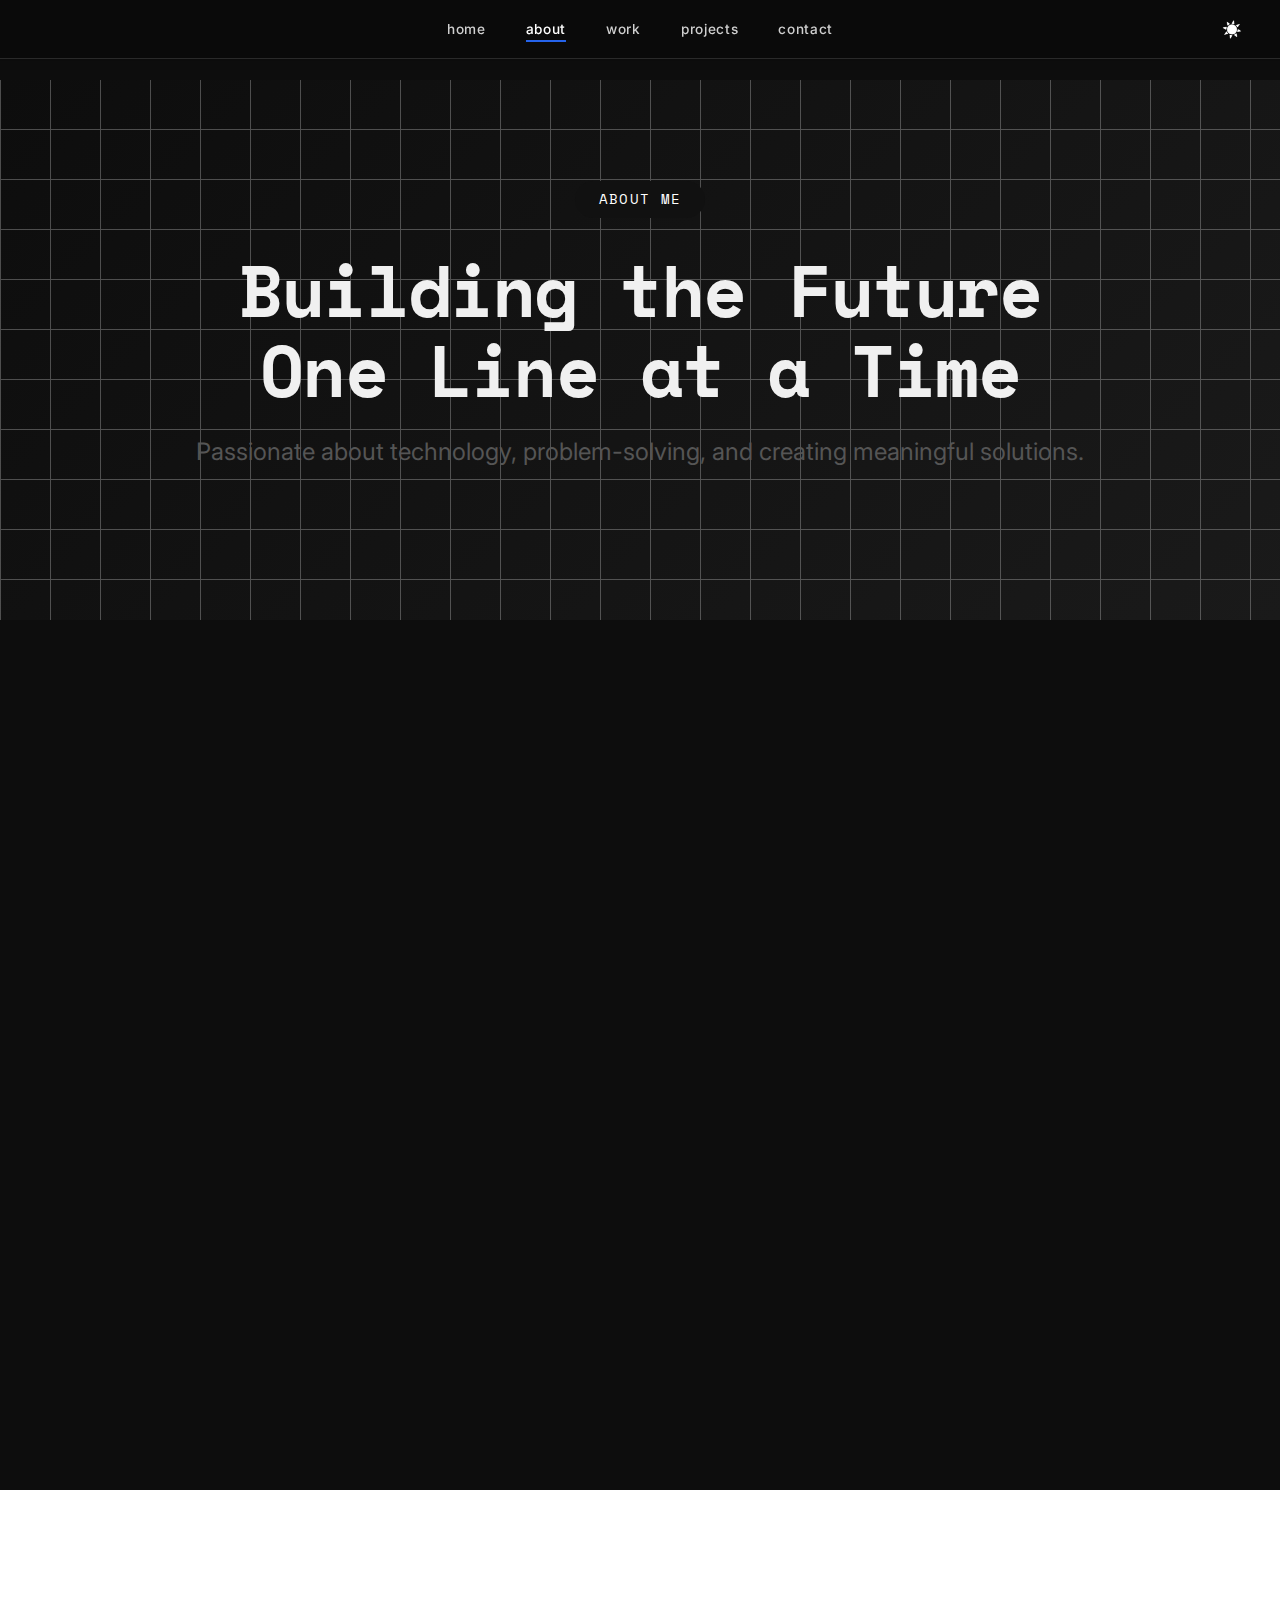
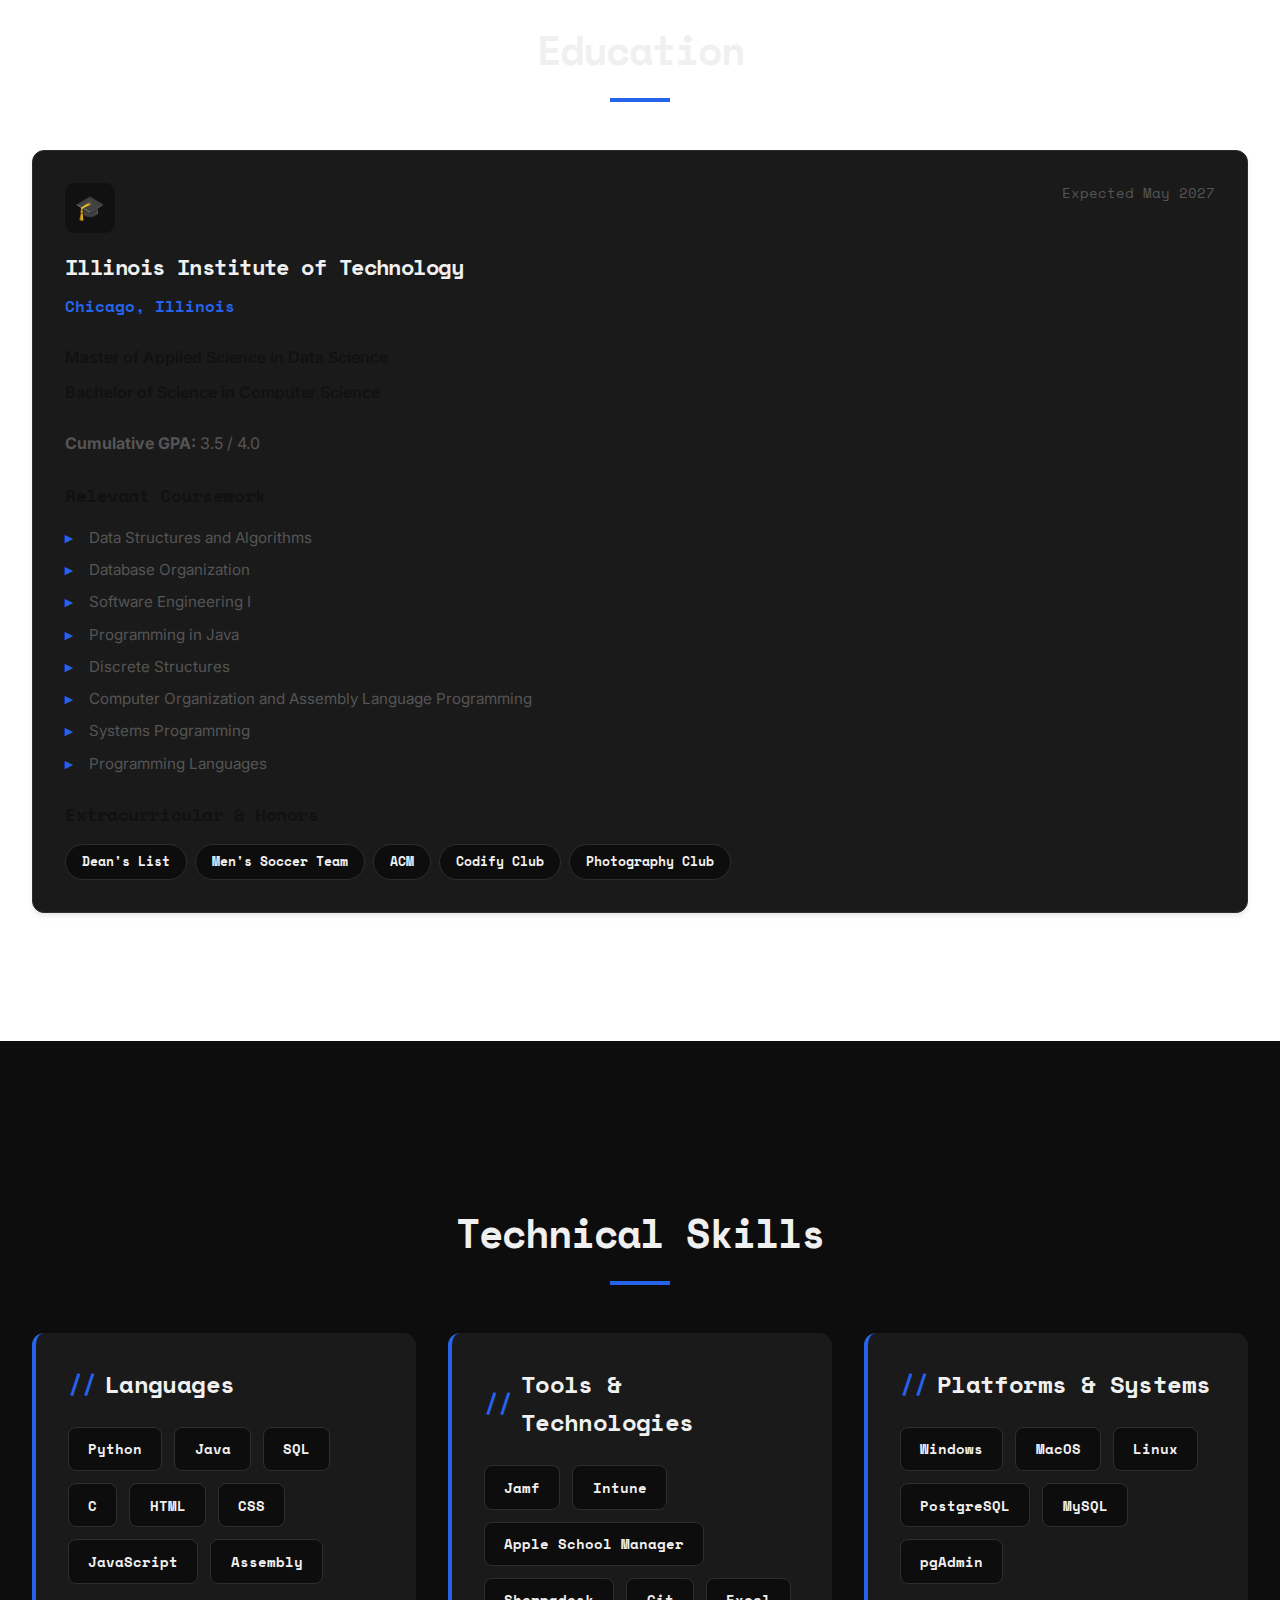
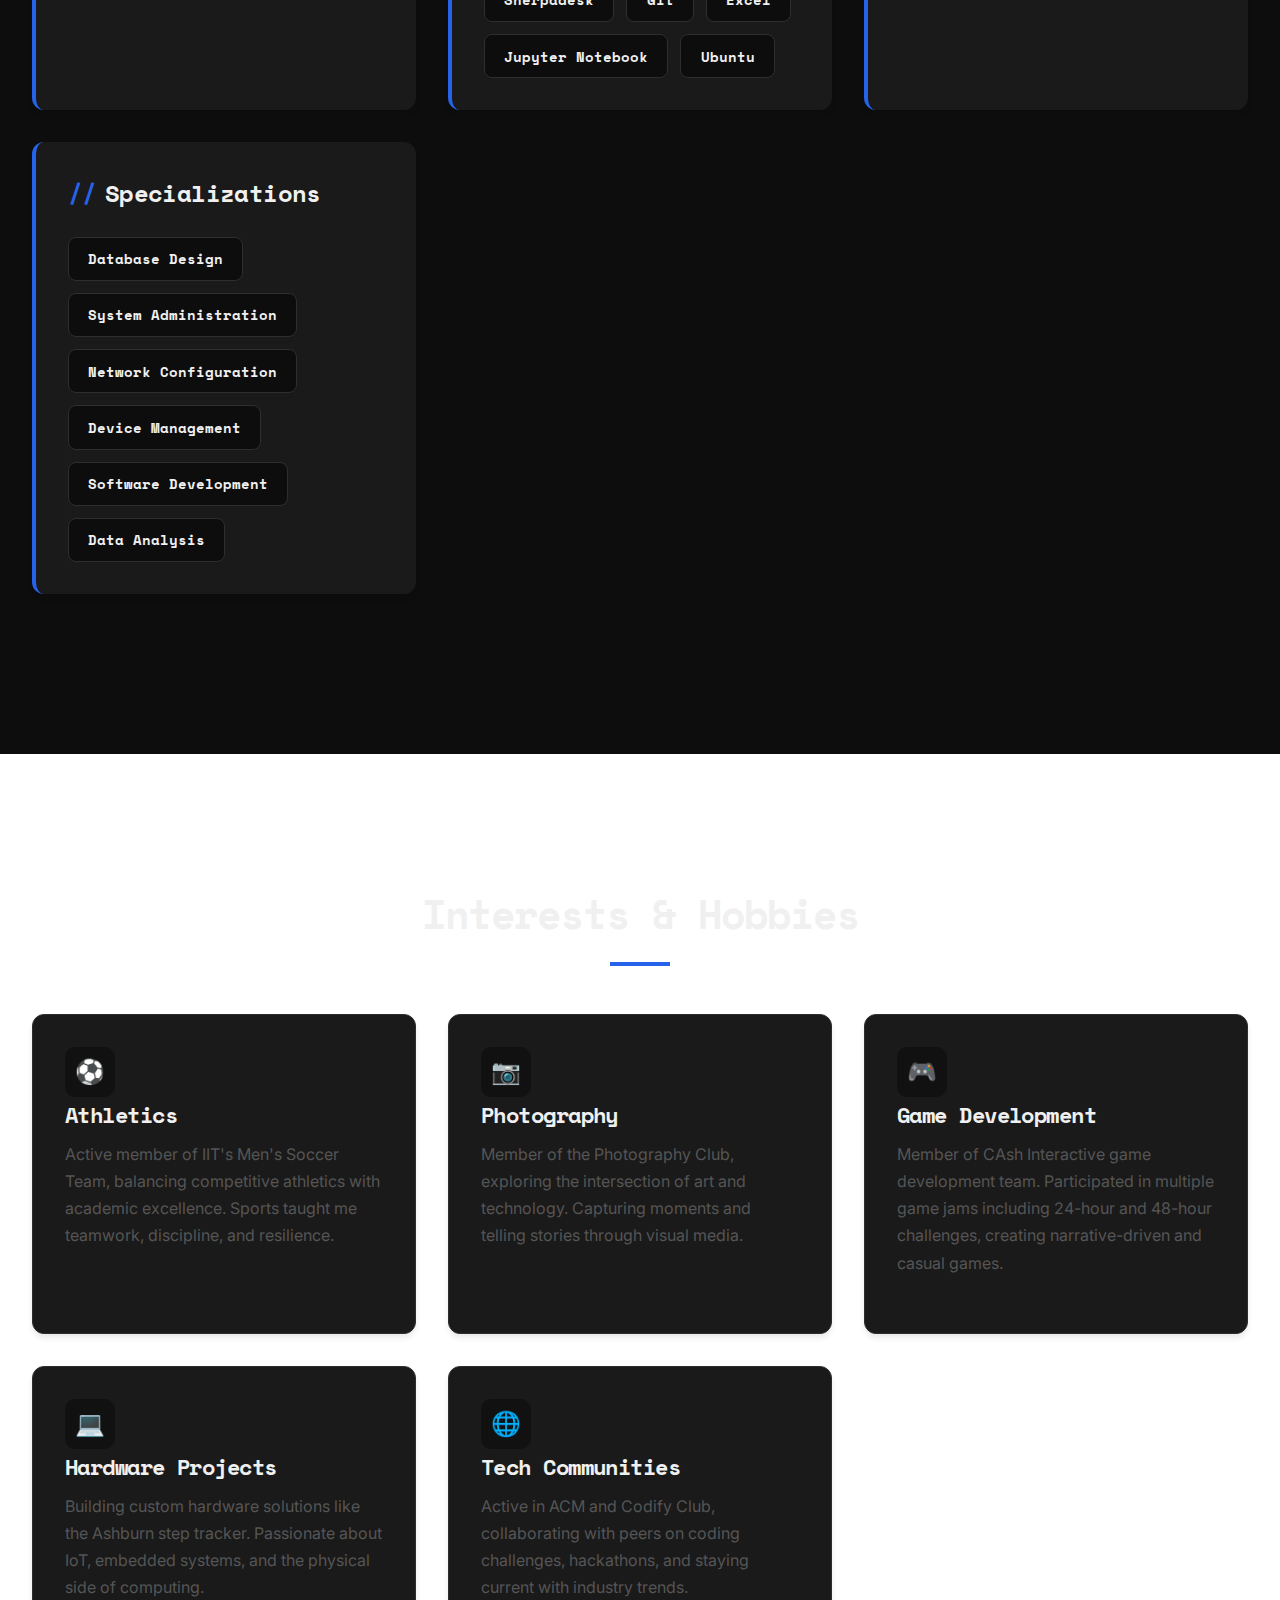
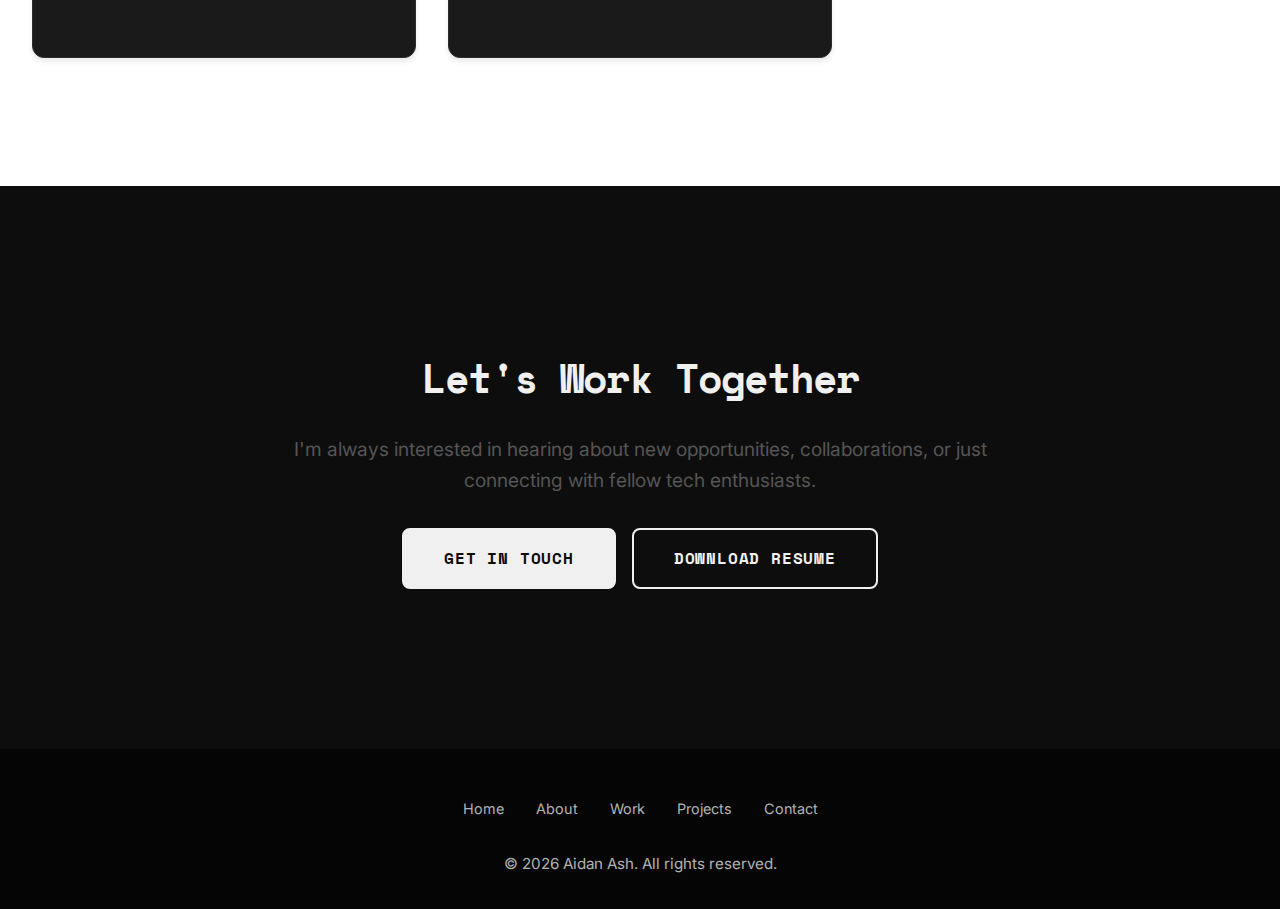
<file: about.html>
<!DOCTYPE html>
<html lang="en">
<head>
  <meta charset="UTF-8">
  <meta name="viewport" content="width=device-width, initial-scale=1.0">
  <meta name="description" content="About Aidan Ash - Computer Science and Data Science student with experience in IT, software development, and systems management.">
  
  <title>About | Aidan Ash</title>
  
  <!-- Google Fonts -->
  <link rel="preconnect" href="https://fonts.googleapis.com">
  <link rel="preconnect" href="https://fonts.gstatic.com" crossorigin>
  <link href="https://fonts.googleapis.com/css2?family=Space+Mono:wght@400;700&family=Inter:wght@400;500;600;700&display=swap" rel="stylesheet">
  
  <!-- Stylesheet -->
  <link rel="stylesheet" href="css/style.css">
  
  <!-- Favicon -->
  <link rel="icon" type="image/png" href="assets/aidanashlogo.png">
</head>
<body>
<script>
  if (localStorage.getItem('theme') !== 'light') {
    document.body.classList.add('dark-mode');
  }
  function toggleTheme() {
    var isDark = document.body.classList.toggle('dark-mode');
    var icon = document.getElementById('theme-icon');
    if (icon) icon.textContent = isDark ? '☀️' : '🌙';
    localStorage.setItem('theme', isDark ? 'dark' : 'light');
  }
  var _accent = localStorage.getItem('accentColor');
  if (_accent) document.documentElement.style.setProperty('--color-blue', _accent);
</script>

  <!-- Navigation -->
  <nav class="navbar">
    <div class="nav-container">
      <ul class="nav-links">
        <li><a href="index.html">Home</a></li>
        <li><a href="about.html">About</a></li>
        <li><a href="work.html">Work</a></li>
        <li><a href="project.html">Projects</a></li>
        <li><a href="contact.html">Contact</a></li>
      </ul>

      <div class="social-links">
        <button id="theme-toggle" onclick="toggleTheme()" aria-label="Toggle dark mode">
          <span id="theme-icon">☀️</span>
        </button>
      </div>

      <button class="menu-toggle" aria-label="Toggle menu">
        <span></span><span></span><span></span>
      </button>
    </div>
  </nav>

  <!-- Main Content -->
  <main class="main-content">

    <!-- About Hero -->
    <section class="hero" style="min-height: 60vh;">
      <div class="hero-content">
        <span class="hero-tag">About Me</span>
        <h1>Building the Future<br>One Line at a Time</h1>
        <p class="hero-subtitle">
          Passionate about technology, problem-solving, and creating meaningful solutions.
        </p>
      </div>
    </section>

    <!-- Bio Section -->
    <section class="section">
      <div class="container">
        <div style="max-width: 900px; margin: 0 auto;">
          <div class="card" style="padding: 3rem;">
            <h2 style="margin-bottom: 2rem;">Who I Am</h2>
            <p style="font-size: 1.1rem; line-height: 1.8; margin-bottom: 1.5rem;">
              I'm a graduate student at the Illinois Institute of Technology pursuing a dual degree in Computer Science (B.S.) and Data Science (M.A.S.), with an expected graduation in May 2027. Currently maintaining a 3.5 GPA while actively involved in campus organizations and athletics.
            </p>
            <p style="font-size: 1.1rem; line-height: 1.8; margin-bottom: 1.5rem;">
              My journey in tech began with a curiosity about how systems work and has evolved into a passion for building scalable solutions. From managing 5000+ devices as an IT intern to developing database-driven applications and creating games during hackathons, I thrive on tackling complex technical challenges.
            </p>
            <p style="font-size: 1.1rem; line-height: 1.8;">
              Beyond coding, I'm a member of the Men's Soccer Team, Association of Computing Machinery, Codify Club, and Photography Club. I'm also part of CAsh Interactive, a game development team where we've created multiple games during 24 and 48-hour game jams. I believe in the intersection of technology and creativity, always looking for ways to merge analytical thinking with innovative solutions.
            </p>
          </div>
        </div>
      </div>
    </section>

    <!-- Education Section -->
    <section class="section" style="background: var(--color-white); padding: 4rem 0;">
      <div class="container">
        <h2 class="section-title">Education</h2>
        
        <div class="cards-grid" style="grid-template-columns: 1fr;">
          <div class="card">
            <div class="card-header">
              <div class="card-icon">🎓</div>
              <div class="card-meta">Expected May 2027</div>
            </div>
            <h3>Illinois Institute of Technology</h3>
            <p class="card-subtitle">Chicago, Illinois</p>
            <div style="margin-bottom: 1.5rem;">
              <p style="font-weight: 600; color: var(--color-dark-blue); margin-bottom: 0.5rem;">
                Master of Applied Science in Data Science
              </p>
              <p style="font-weight: 600; color: var(--color-dark-blue);">
                Bachelor of Science in Computer Science
              </p>
              <p style="margin-top: 1rem; font-size: 1rem;">
                <strong>Cumulative GPA:</strong> 3.5 / 4.0
              </p>
            </div>
            
            <h4 style="font-size: 1.1rem; margin-bottom: 1rem; color: var(--color-dark-blue);">Relevant Coursework</h4>
            <ul>
              <li>Data Structures and Algorithms</li>
              <li>Database Organization</li>
              <li>Software Engineering I</li>
              <li>Programming in Java</li>
              <li>Discrete Structures</li>
              <li>Computer Organization and Assembly Language Programming</li>
              <li>Systems Programming</li>
              <li>Programming Languages</li>
            </ul>

            <h4 style="font-size: 1.1rem; margin: 1.5rem 0 1rem; color: var(--color-dark-blue);">Extracurricular & Honors</h4>
            <div class="tech-tags">
              <span class="tech-tag">Dean's List</span>
              <span class="tech-tag">Men's Soccer Team</span>
              <span class="tech-tag">ACM</span>
              <span class="tech-tag">Codify Club</span>
              <span class="tech-tag">Photography Club</span>
            </div>
          </div>
        </div>
      </div>
    </section>

    <!-- Skills Section -->
    <section class="section">
      <div class="container">
        <h2 class="section-title">Technical Skills</h2>
        
        <div class="skills-grid">
          
          <div class="skill-category">
            <h3>Languages</h3>
            <div class="skill-items">
              <span class="skill-item">Python</span>
              <span class="skill-item">Java</span>
              <span class="skill-item">SQL</span>
              <span class="skill-item">C</span>
              <span class="skill-item">HTML</span>
              <span class="skill-item">CSS</span>
              <span class="skill-item">JavaScript</span>
              <span class="skill-item">Assembly</span>
            </div>
          </div>

          <div class="skill-category">
            <h3>Tools & Technologies</h3>
            <div class="skill-items">
              <span class="skill-item">Jamf</span>
              <span class="skill-item">Intune</span>
              <span class="skill-item">Apple School Manager</span>
              <span class="skill-item">Sherpadesk</span>
              <span class="skill-item">Git</span>
              <span class="skill-item">Excel</span>
              <span class="skill-item">Jupyter Notebook</span>
              <span class="skill-item">Ubuntu</span>
            </div>
          </div>

          <div class="skill-category">
            <h3>Platforms & Systems</h3>
            <div class="skill-items">
              <span class="skill-item">Windows</span>
              <span class="skill-item">MacOS</span>
              <span class="skill-item">Linux</span>
              <span class="skill-item">PostgreSQL</span>
              <span class="skill-item">MySQL</span>
              <span class="skill-item">pgAdmin</span>
            </div>
          </div>

          <div class="skill-category">
            <h3>Specializations</h3>
            <div class="skill-items">
              <span class="skill-item">Database Design</span>
              <span class="skill-item">System Administration</span>
              <span class="skill-item">Network Configuration</span>
              <span class="skill-item">Device Management</span>
              <span class="skill-item">Software Development</span>
              <span class="skill-item">Data Analysis</span>
            </div>
          </div>

        </div>
      </div>
    </section>

    <!-- Interests Section -->
    <section class="section" style="background: var(--color-white); padding: 4rem 0;">
      <div class="container">
        <h2 class="section-title">Interests & Hobbies</h2>
        
        <div class="cards-grid">
          
          <div class="card">
            <div class="card-icon">⚽</div>
            <h3>Athletics</h3>
            <p>
              Active member of IIT's Men's Soccer Team, balancing competitive athletics with academic excellence. Sports taught me teamwork, discipline, and resilience.
            </p>
          </div>

          <div class="card">
            <div class="card-icon">📷</div>
            <h3>Photography</h3>
            <p>
              Member of the Photography Club, exploring the intersection of art and technology. Capturing moments and telling stories through visual media.
            </p>
          </div>

          <div class="card">
            <div class="card-icon">🎮</div>
            <h3>Game Development</h3>
            <p>
              Member of CAsh Interactive game development team. Participated in multiple game jams including 24-hour and 48-hour challenges, creating narrative-driven and casual games.
            </p>
          </div>

          <div class="card">
            <div class="card-icon">💻</div>
            <h3>Hardware Projects</h3>
            <p>
              Building custom hardware solutions like the Ashburn step tracker. Passionate about IoT, embedded systems, and the physical side of computing.
            </p>
          </div>

          <div class="card">
            <div class="card-icon">🌐</div>
            <h3>Tech Communities</h3>
            <p>
              Active in ACM and Codify Club, collaborating with peers on coding challenges, hackathons, and staying current with industry trends.
            </p>
          </div>

        </div>
      </div>
    </section>

    <!-- Call to Action -->
    <section class="section">
      <div class="container">
        <div style="text-align: center; max-width: 700px; margin: 0 auto;">
          <h2 style="margin-bottom: 1.5rem;">Let's Work Together</h2>
          <p style="font-size: 1.2rem; margin-bottom: 2rem;">
            I'm always interested in hearing about new opportunities, collaborations, or just connecting with fellow tech enthusiasts.
          </p>
          <div style="display: flex; gap: 1rem; justify-content: center; flex-wrap: wrap;">
            <a href="contact.html" class="btn btn-primary">Get In Touch</a>
            <a href="assets/Aidan_Ash_Resume.pdf" class="btn btn-secondary" download>Download Resume</a>
          </div>
        </div>
      </div>
    </section>

  </main>

  <!-- Footer -->
  <footer class="footer">
    <div class="footer-content">
      <div class="footer-links">
        <a href="index.html">Home</a>
        <a href="about.html">About</a>
        <a href="work.html">Work</a>
        <a href="project.html">Projects</a>
        <a href="contact.html">Contact</a>
      </div>
      <p>&copy; 2026 Aidan Ash. All rights reserved.</p>
    </div>
  </footer>

  <script>
    (function() {
      var isDark = document.body.classList.contains('dark-mode');
      var icon  = document.getElementById('theme-icon');
      var label = document.getElementById('theme-label');
      if (icon)  icon.textContent  = isDark ? '☀️' : '🌙';
      if (label) label.textContent = isDark ? 'Light' : 'Dark';
    })();
  </script>
  <script src="js/main.js"></script>

</body>
</html>
</file>
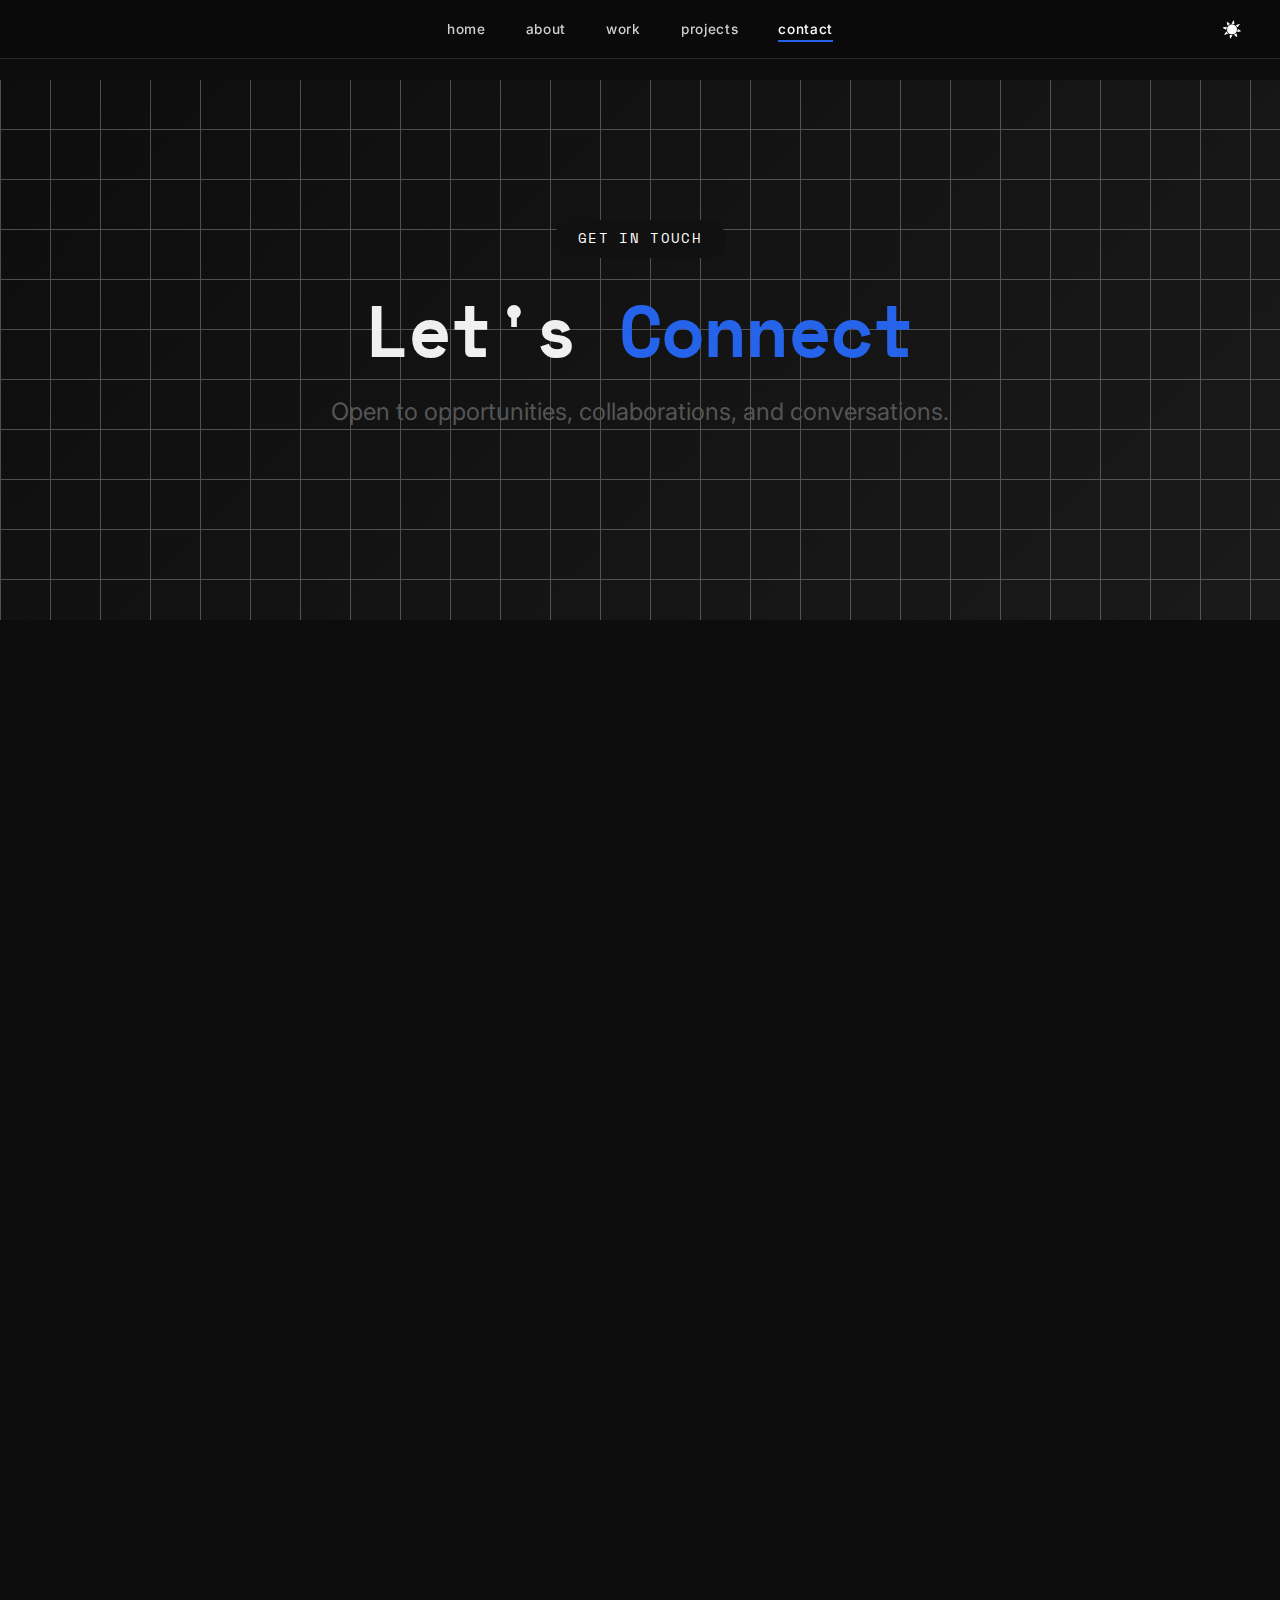
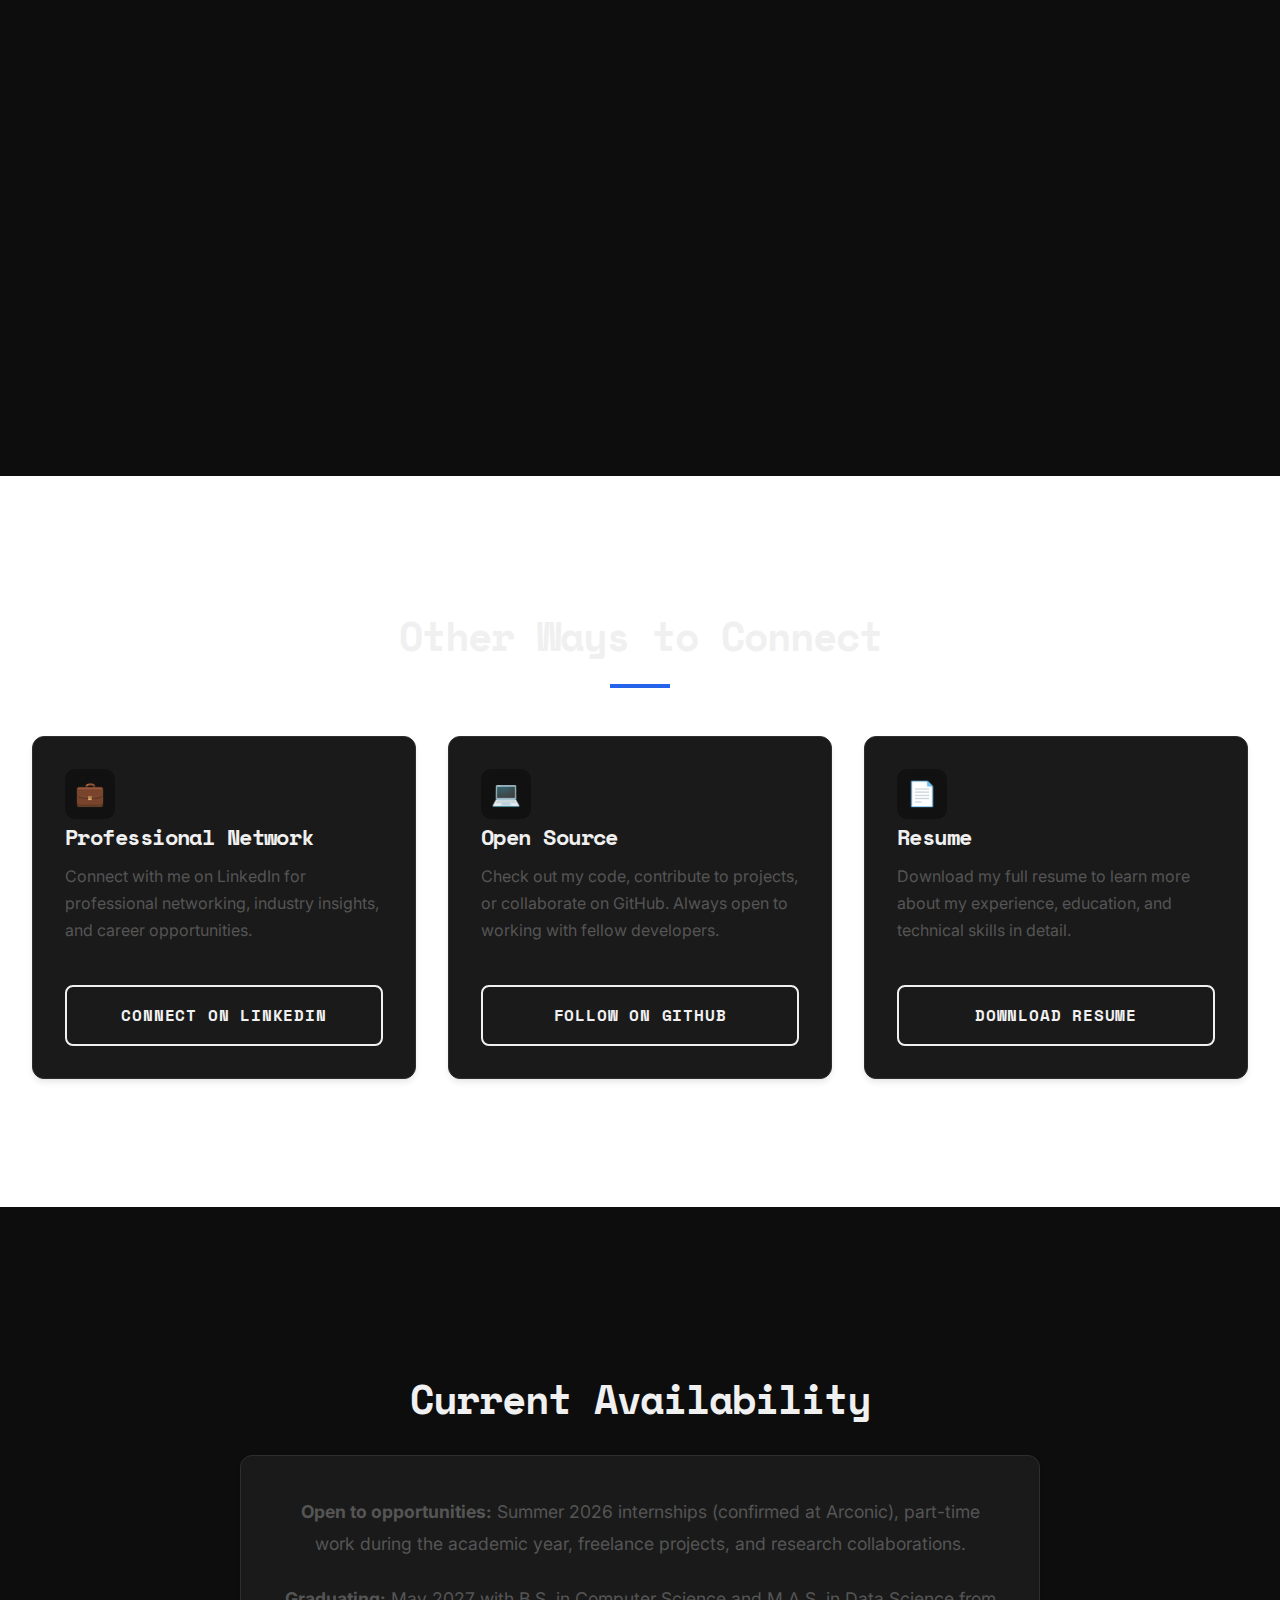
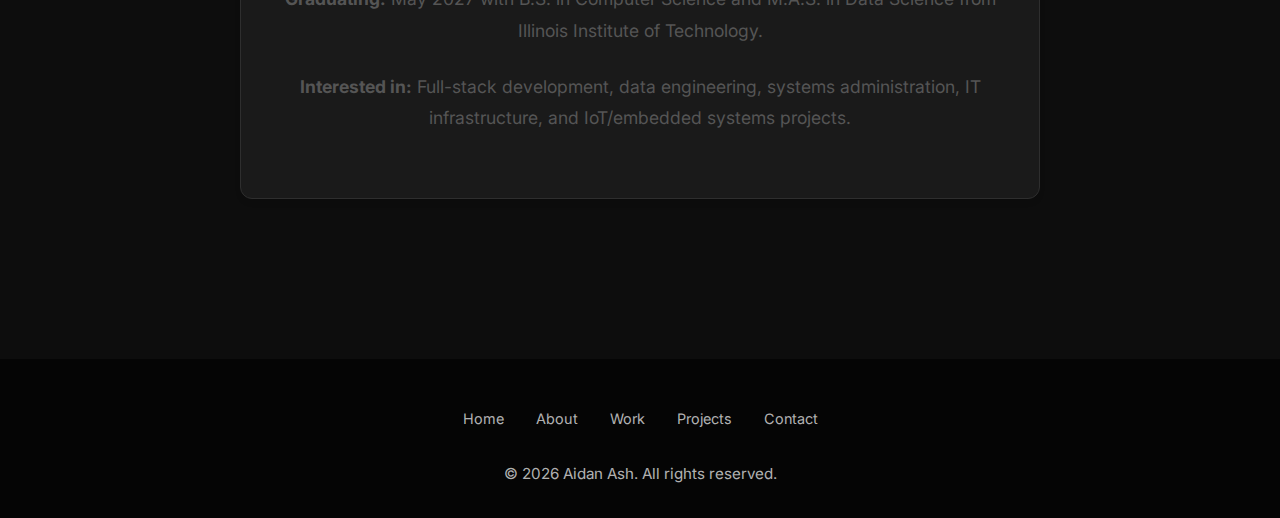
<file: contact.html>
<!DOCTYPE html>
<html lang="en">
<head>
  <meta charset="UTF-8">
  <meta name="viewport" content="width=device-width, initial-scale=1.0">
  <meta name="description" content="Get in touch with Aidan Ash for opportunities, collaborations, or questions.">
  
  <title>Contact | Aidan Ash</title>
  
  <!-- Google Fonts -->
  <link rel="preconnect" href="https://fonts.googleapis.com">
  <link rel="preconnect" href="https://fonts.gstatic.com" crossorigin>
  <link href="https://fonts.googleapis.com/css2?family=Space+Mono:wght@400;700&family=Inter:wght@400;500;600;700&display=swap" rel="stylesheet">
  
  <!-- Stylesheet -->
  <link rel="stylesheet" href="css/style.css">
  
  <!-- Favicon -->
  <link rel="icon" type="image/png" href="assets/aidanashlogo.png">
</head>
<body>
<script>
  if (localStorage.getItem('theme') !== 'light') {
    document.body.classList.add('dark-mode');
  }
  function toggleTheme() {
    var isDark = document.body.classList.toggle('dark-mode');
    var icon = document.getElementById('theme-icon');
    if (icon) icon.textContent = isDark ? '☀️' : '🌙';
    localStorage.setItem('theme', isDark ? 'dark' : 'light');
  }
  var _accent = localStorage.getItem('accentColor');
  if (_accent) document.documentElement.style.setProperty('--color-blue', _accent);
</script>

  <!-- Navigation -->
  <nav class="navbar">
    <div class="nav-container">
      <ul class="nav-links">
        <li><a href="index.html">Home</a></li>
        <li><a href="about.html">About</a></li>
        <li><a href="work.html">Work</a></li>
        <li><a href="project.html">Projects</a></li>
        <li><a href="contact.html">Contact</a></li>
      </ul>

      <div class="social-links">
        <button id="theme-toggle" onclick="toggleTheme()" aria-label="Toggle dark mode">
          <span id="theme-icon">☀️</span>
        </button>
      </div>

      <button class="menu-toggle" aria-label="Toggle menu">
        <span></span><span></span><span></span>
      </button>
    </div>
  </nav>

  <!-- Main Content -->
  <main class="main-content">

    <!-- Contact Hero -->
    <section class="hero" style="min-height: 60vh;">
      <div class="hero-content">
        <span class="hero-tag">Get In Touch</span>
        <h1>Let's <span>Connect</span></h1>
        <p class="hero-subtitle">
          Open to opportunities, collaborations, and conversations.
        </p>
      </div>
    </section>

    <!-- Contact Information -->
    <section class="section">
      <div class="container">
        
        <div class="contact-info">
          
          <div class="contact-card">
            <div class="contact-icon">📧</div>
            <h3>Email</h3>
            <p>
              <a href="mailto:aash3@hawk.illinoistech.edu" data-copy>
                aash3@hawk.illinoistech.edu
              </a>
            </p>
          </div>

          <div class="contact-card">
            <div class="contact-icon">📍</div>
            <h3>Location</h3>
            <p>Pittsburgh, PA<br>Chicago, IL (School)</p>
          </div>

          <div class="contact-card">
            <div class="contact-icon">💼</div>
            <h3>LinkedIn</h3>
            <p>
              <a href="https://www.linkedin.com/in/aidan-ash-806641283/" target="_blank">
                View Profile
              </a>
            </p>
          </div>

        </div>

        <!-- Contact Form -->
        <div style="margin-top: 4rem;">
          <h2 class="section-title">Send a Message</h2>
          
          <form class="contact-form" id="contactForm">
            <div class="form-group">
              <label for="name">Name *</label>
              <input type="text" id="name" name="name" required placeholder="Your full name">
            </div>

            <div class="form-group">
              <label for="email">Email *</label>
              <input type="email" id="email" name="email" required placeholder="your.email@example.com">
            </div>

            <div class="form-group">
              <label for="subject">Subject *</label>
              <input type="text" id="subject" name="subject" required placeholder="What is this regarding?">
            </div>

            <div class="form-group">
              <label for="message">Message *</label>
              <textarea id="message" name="message" required placeholder="Tell me more about your inquiry..."></textarea>
            </div>

            <button type="submit" class="btn btn-primary" style="width: 100%;">
              Send Message
            </button>

            <p style="text-align: center; margin-top: 1.5rem; font-size: 0.9rem; color: var(--color-gray);">
              * Required fields. I typically respond within 24-48 hours.
            </p>
          </form>
        </div>

      </div>
    </section>

    <!-- Alternative Contact Methods -->
    <section class="section" style="background: var(--color-white); padding: 4rem 0;">
      <div class="container">
        <h2 class="section-title">Other Ways to Connect</h2>
        
        <div class="cards-grid">
          
          <div class="card">
            <div class="card-icon">💼</div>
            <h3>Professional Network</h3>
            <p>
              Connect with me on LinkedIn for professional networking, industry insights, and career opportunities.
            </p>
            <a href="https://www.linkedin.com/in/aidan-ash-806641283/" target="_blank" class="btn btn-secondary" style="margin-top: 1rem; width: 100%; text-align: center;">
              Connect on LinkedIn
            </a>
          </div>

          <div class="card">
            <div class="card-icon">💻</div>
            <h3>Open Source</h3>
            <p>
              Check out my code, contribute to projects, or collaborate on GitHub. Always open to working with fellow developers.
            </p>
            <a href="https://github.com/Aidan2426" target="_blank" class="btn btn-secondary" style="margin-top: 1rem; width: 100%; text-align: center;">
              Follow on GitHub
            </a>
          </div>

          <div class="card">
            <div class="card-icon">📄</div>
            <h3>Resume</h3>
            <p>
              Download my full resume to learn more about my experience, education, and technical skills in detail.
            </p>
            <a href="assets/Aidan_Ash_Resume.pdf" class="btn btn-secondary" download style="margin-top: 1rem; width: 100%; text-align: center;">
              Download Resume
            </a>
          </div>

        </div>
      </div>
    </section>

    <!-- Availability -->
    <section class="section">
      <div class="container">
        <div style="text-align: center; max-width: 800px; margin: 0 auto;">
          <h2 style="margin-bottom: 1.5rem;">Current Availability</h2>
          <div class="card" style="padding: 2.5rem;">
            <p style="font-size: 1.1rem; line-height: 1.8; margin-bottom: 1.5rem;">
              <strong>Open to opportunities:</strong> Summer 2026 internships (confirmed at Arconic), part-time work during the academic year, freelance projects, and research collaborations.
            </p>
            <p style="font-size: 1.1rem; line-height: 1.8; margin-bottom: 1.5rem;">
              <strong>Graduating:</strong> May 2027 with B.S. in Computer Science and M.A.S. in Data Science from Illinois Institute of Technology.
            </p>
            <p style="font-size: 1.1rem; line-height: 1.8;">
              <strong>Interested in:</strong> Full-stack development, data engineering, systems administration, IT infrastructure, and IoT/embedded systems projects.
            </p>
          </div>
        </div>
      </div>
    </section>

  </main>

  <!-- Footer -->
  <footer class="footer">
    <div class="footer-content">
      <div class="footer-links">
        <a href="index.html">Home</a>
        <a href="about.html">About</a>
        <a href="work.html">Work</a>
        <a href="project.html">Projects</a>
        <a href="contact.html">Contact</a>
      </div>
      <p>&copy; 2026 Aidan Ash. All rights reserved.</p>
    </div>
  </footer>

  <script>
    (function() {
      var isDark = document.body.classList.contains('dark-mode');
      var icon  = document.getElementById('theme-icon');
      var label = document.getElementById('theme-label');
      if (icon)  icon.textContent  = isDark ? '☀️' : '🌙';
      if (label) label.textContent = isDark ? 'Light' : 'Dark';
    })();
  </script>
  <script src="js/main.js"></script>

</body>
</html>
</file>
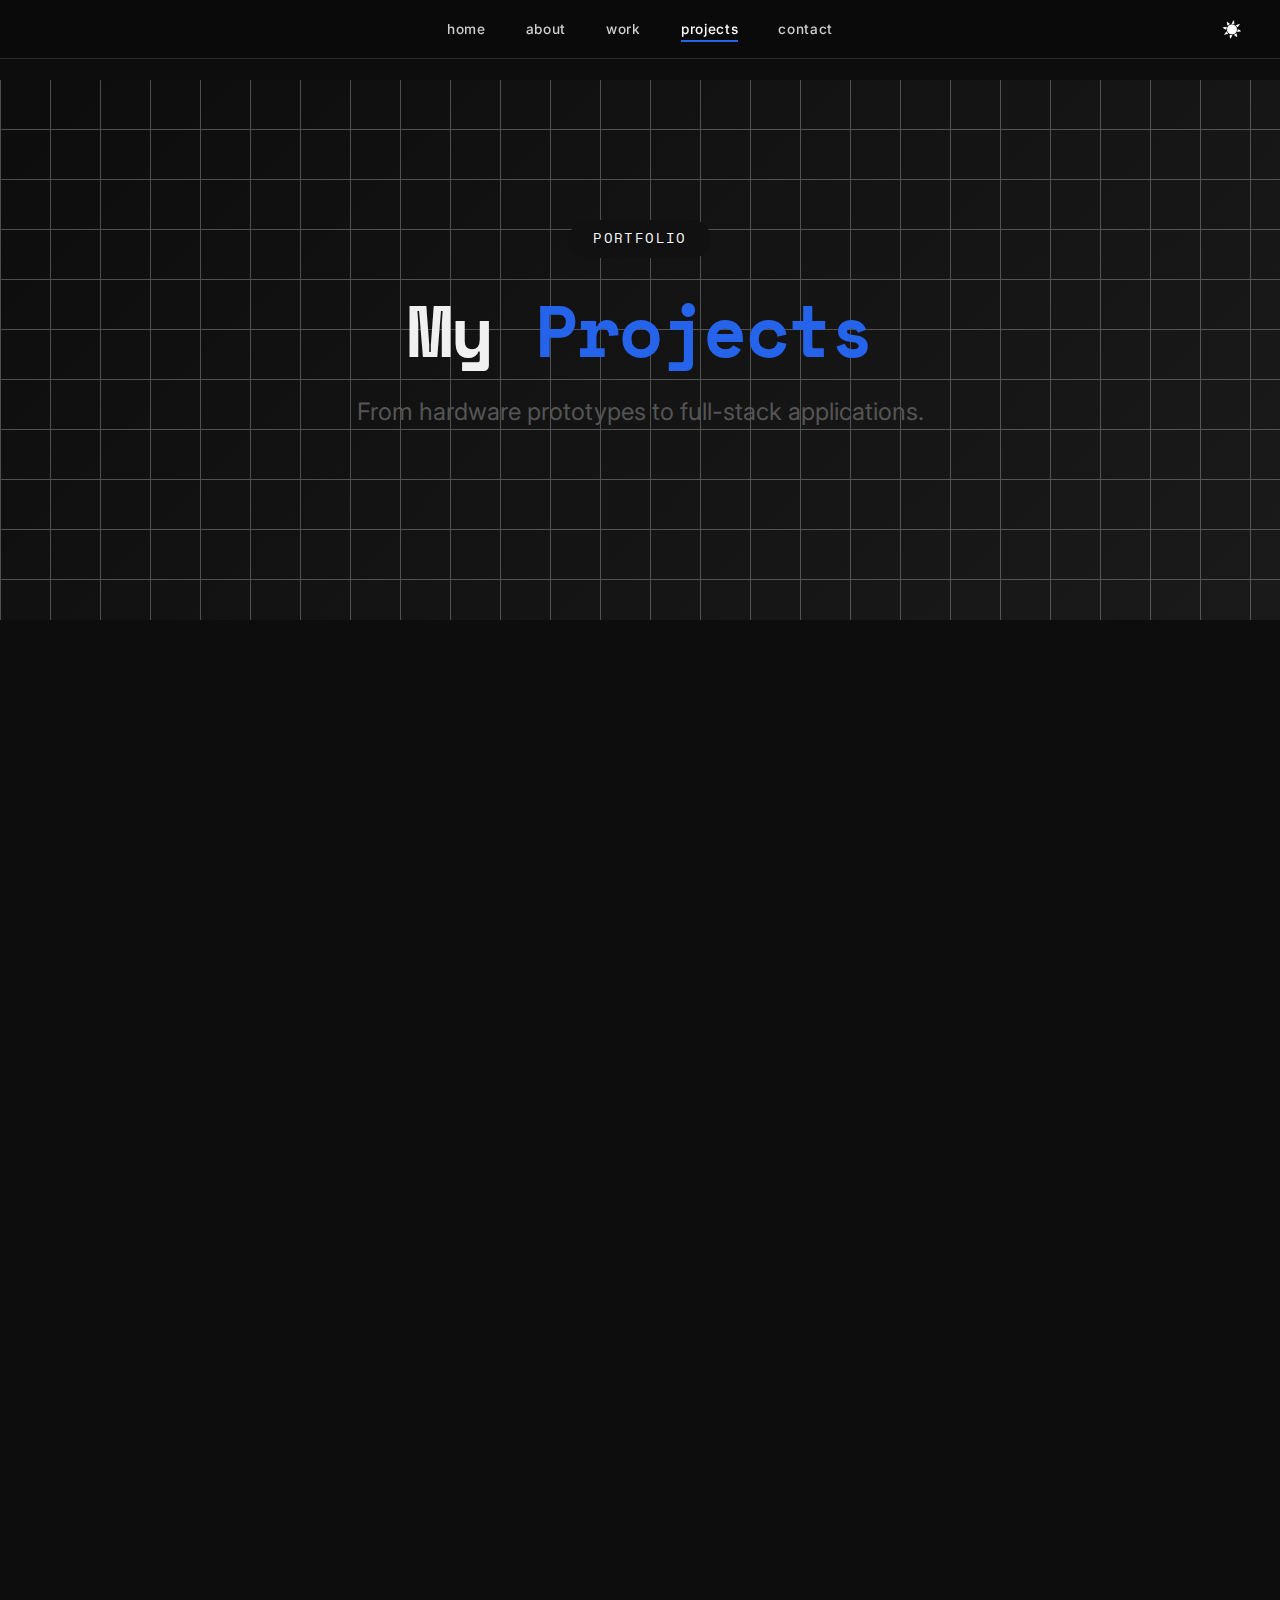
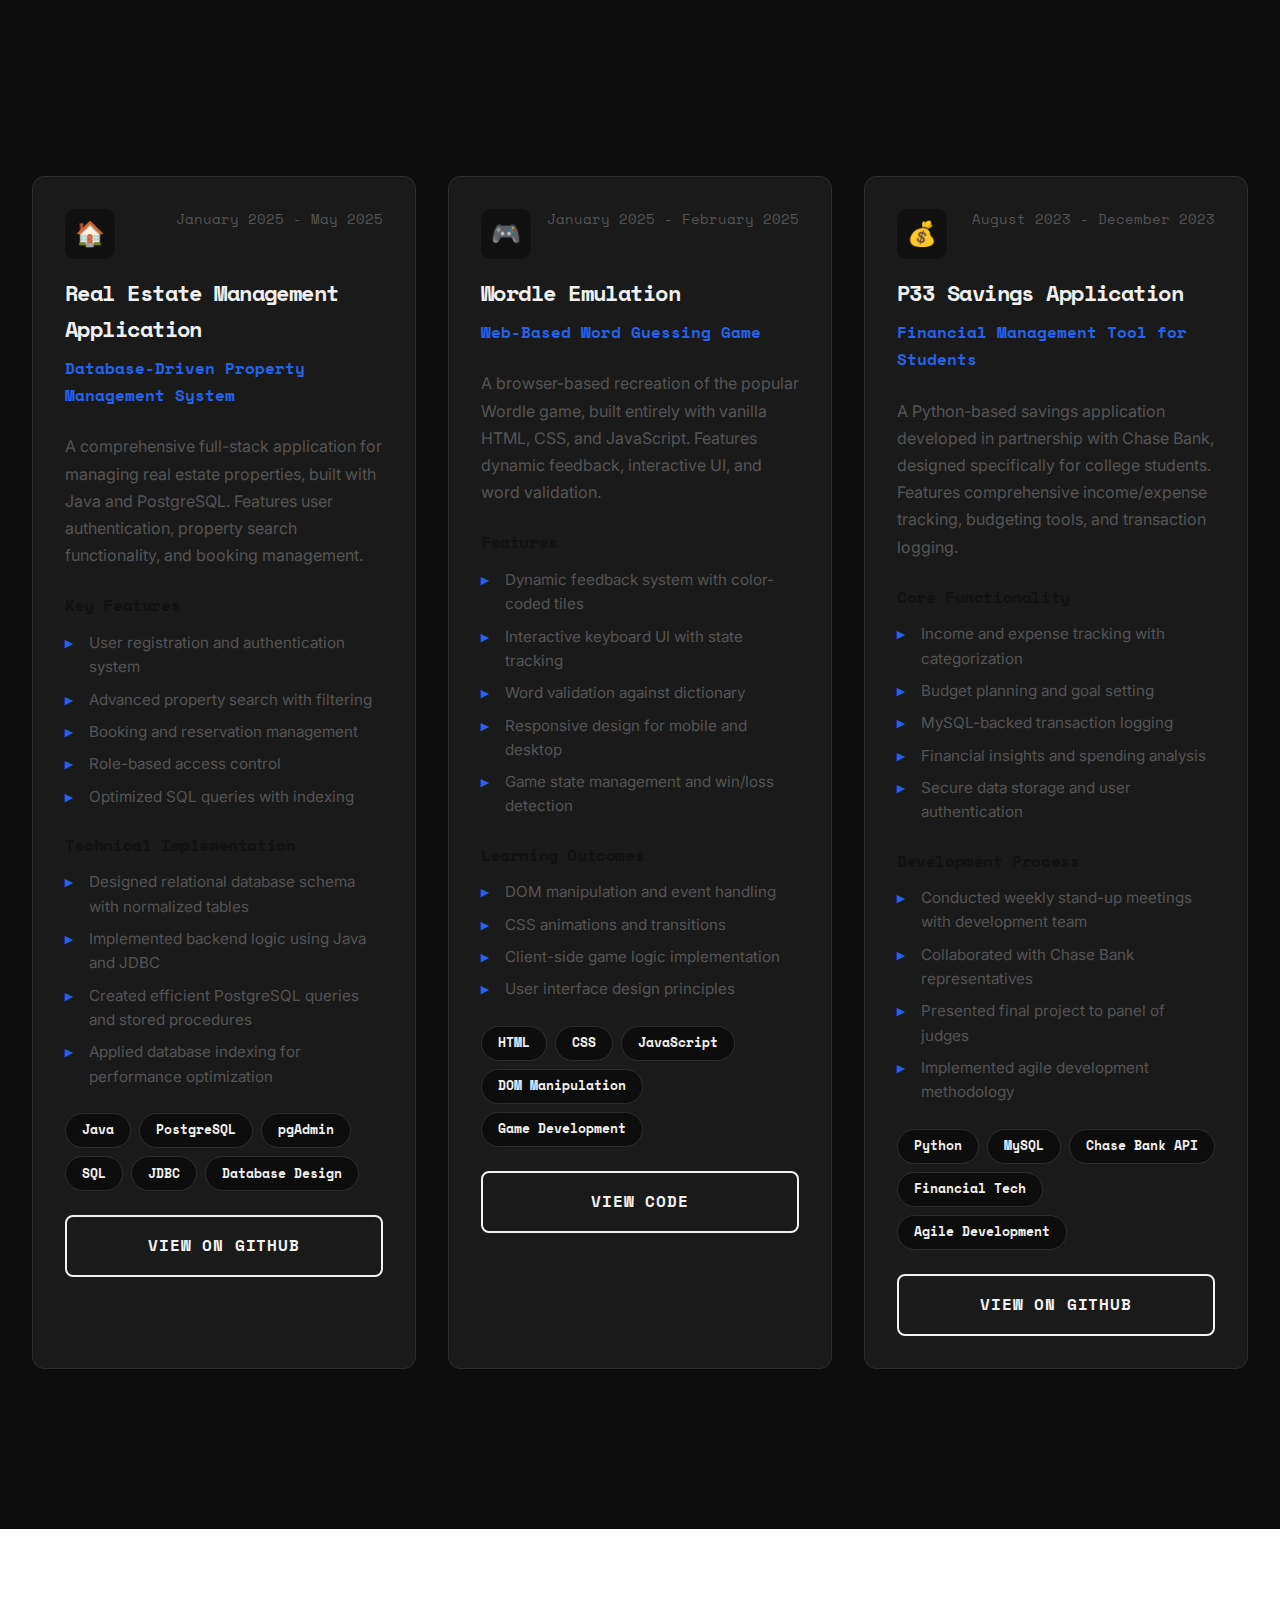
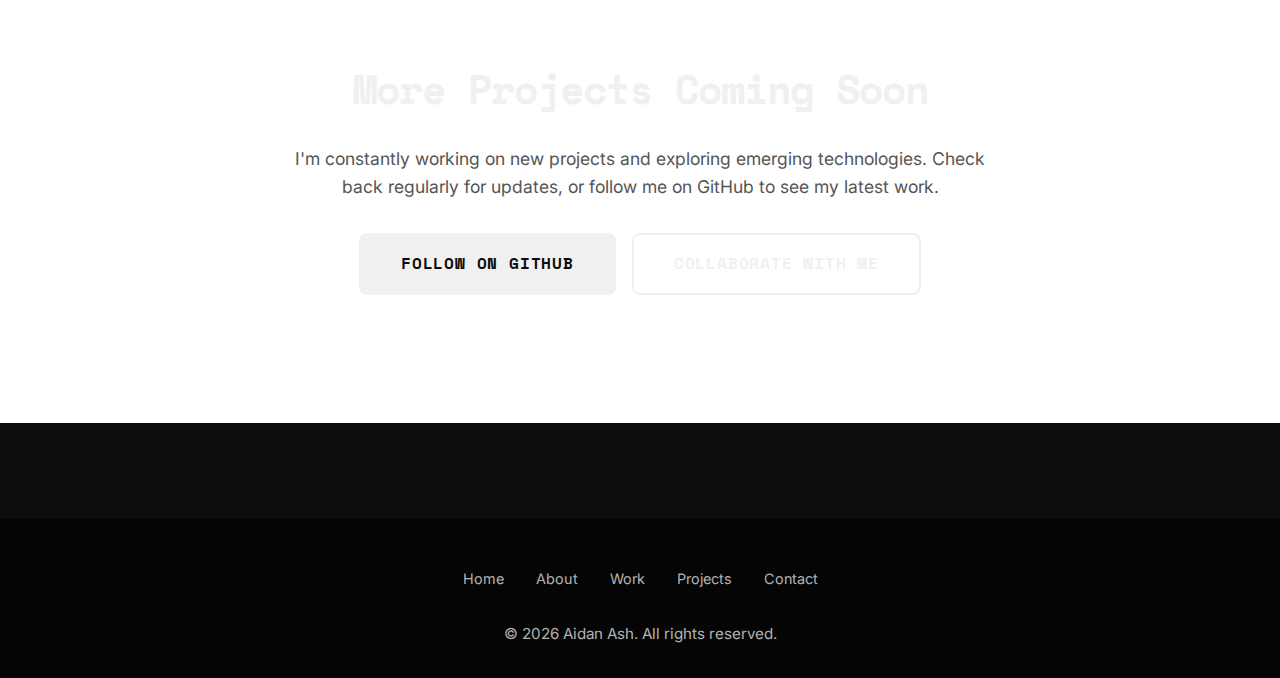
<file: project.html>
<!DOCTYPE html>
<html lang="en">
<head>
  <meta charset="UTF-8">
  <meta name="viewport" content="width=device-width, initial-scale=1.0">
  <meta name="description" content="Explore Aidan Ash's technical projects including web applications, database systems, and hardware projects.">
  
  <title>Projects | Aidan Ash</title>
  
  <!-- Google Fonts -->
  <link rel="preconnect" href="https://fonts.googleapis.com">
  <link rel="preconnect" href="https://fonts.gstatic.com" crossorigin>
  <link href="https://fonts.googleapis.com/css2?family=Space+Mono:wght@400;700&family=Inter:wght@400;500;600;700&display=swap" rel="stylesheet">
  
  <!-- Stylesheet -->
  <link rel="stylesheet" href="css/style.css">
  
  <!-- Favicon -->
  <link rel="icon" type="image/png" href="assets/aidanashlogo.png">
</head>
<body>
<script>
  if (localStorage.getItem('theme') !== 'light') {
    document.body.classList.add('dark-mode');
  }
  function toggleTheme() {
    var isDark = document.body.classList.toggle('dark-mode');
    var icon = document.getElementById('theme-icon');
    if (icon) icon.textContent = isDark ? '☀️' : '🌙';
    localStorage.setItem('theme', isDark ? 'dark' : 'light');
  }
  var _accent = localStorage.getItem('accentColor');
  if (_accent) document.documentElement.style.setProperty('--color-blue', _accent);
</script>

  <!-- Navigation -->
  <nav class="navbar">
    <div class="nav-container">
      <ul class="nav-links">
        <li><a href="index.html">Home</a></li>
        <li><a href="about.html">About</a></li>
        <li><a href="work.html">Work</a></li>
        <li><a href="project.html">Projects</a></li>
        <li><a href="contact.html">Contact</a></li>
      </ul>

      <div class="social-links">
        <button id="theme-toggle" onclick="toggleTheme()" aria-label="Toggle dark mode">
          <span id="theme-icon">☀️</span>
        </button>
      </div>

      <button class="menu-toggle" aria-label="Toggle menu">
        <span></span><span></span><span></span>
      </button>
    </div>
  </nav>

  <!-- Main Content -->
  <main class="main-content">

    <!-- Projects Hero -->
    <section class="hero" style="min-height: 60vh;">
      <div class="hero-content">
        <span class="hero-tag">Portfolio</span>
        <h1>My <span>Projects</span></h1>
        <p class="hero-subtitle">
          From hardware prototypes to full-stack applications.
        </p>
      </div>
    </section>

    <!-- Projects Section -->
    <section class="section">
      <div class="container">
        
        <div class="cards-grid">
          
          <!-- Heather Game -->
          <div class="card project-card" data-tags="game,unity,csharp,narrative">
            <div class="card-header">
              <div class="card-icon">🎮</div>
              <div class="card-meta">February 2026</div>
            </div>
            <h3>Heather.</h3>
            <p class="card-subtitle">Narrative-Driven Game | 48-Hour Game Jam</p>
            <p>
              A short story about Ned, a quiet corporate employee struggling to confront his troubled past. Explores themes of grief, forgiveness, and isolation through interactive storytelling. Created for Micro Jam 053: Isolation.
            </p>
            
            <h4 style="font-size: 1rem; margin: 1.5rem 0 0.75rem; color: var(--color-dark-blue);">Game Features</h4>
            <ul>
              <li>Atmospheric narrative experience exploring deep emotional themes</li>
              <li>Interactive storytelling with meaningful player choices</li>
              <li>Original soundtrack and immersive audio design</li>
              <li>Developed in 48 hours with CAsh Interactive team</li>
            </ul>

            <h4 style="font-size: 1rem; margin: 1.5rem 0 0.75rem; color: var(--color-dark-blue);">My Role</h4>
            <ul>
              <li>Design and programming alongside Cal Graham</li>
              <li>Gameplay mechanics implementation</li>
              <li>Collaborated with composer and testers</li>
            </ul>

            <div class="tech-tags">
              <span class="tech-tag">Game Design</span>
              <span class="tech-tag">Unity</span>
              <span class="tech-tag">C#</span>
              <span class="tech-tag">Narrative Design</span>
              <span class="tech-tag">Game Jam</span>
            </div>

            <div style="margin-top: 1.5rem; display: flex; gap: 1rem;">
              <a href="https://cash-interactive.itch.io/heather" target="_blank" class="btn btn-primary" style="flex: 1; text-align: center;">
                Play on itch.io
              </a>
            </div>
          </div>

          <!-- Funky Forest Game -->
          <div class="card project-card" data-tags="game,unity,csharp,casual">
            <div class="card-header">
              <div class="card-icon">🌳</div>
              <div class="card-meta">October 2025</div>
            </div>
            <h3>Funky Forest</h3>
            <p class="card-subtitle">Tree-Building Game | 24-Hour Game Jam</p>
            <p>
              A funky monkey party game where players explore to find seeds and plant a variety of fantabulous trees! Build a beautifully funkalicious forest and accumulate enough leaves to start the ultimate monkey party extravaganza. Created during a 24-hour game jam at IIT.
            </p>
            
            <h4 style="font-size: 1rem; margin: 1.5rem 0 0.75rem; color: var(--color-dark-blue);">Game Features</h4>
            <ul>
              <li>Exploration and resource gathering mechanics</li>
              <li>Multiple tree varieties with unique characteristics</li>
              <li>Progression system leading to monkey party finale</li>
              <li>Colorful, whimsical art style and atmosphere</li>
              <li>Completed in 24 hours with CAsh Interactive</li>
            </ul>

            <div class="tech-tags">
              <span class="tech-tag">Game Design</span>
              <span class="tech-tag">Unity</span>
              <span class="tech-tag">C#</span>
              <span class="tech-tag">Casual Gaming</span>
              <span class="tech-tag">24hr Game Jam</span>
            </div>

            <div style="margin-top: 1.5rem; display: flex; gap: 1rem;">
              <a href="https://cash-interactive.itch.io/funky-forest" target="_blank" class="btn btn-primary" style="flex: 1; text-align: center;">
                Play on itch.io
              </a>
            </div>
          </div>

          <!-- Ashburn Project -->
          <div class="card project-card" data-tags="arduino,hardware,cpp,iot">
            <div class="card-header">
              <div class="card-icon">⌚</div>
              <div class="card-meta">In Progress</div>
            </div>
            <h3>Ashburn</h3>
            <p class="card-subtitle">Arduino-Based Step Tracker Watch</p>
            <p>
              A custom wearable device designed to track steps and monitor physical activity. Built using Arduino microcontrollers and programmed in C++, this project combines hardware engineering with embedded software development.
            </p>
            
            <h4 style="font-size: 1rem; margin: 1.5rem 0 0.75rem; color: var(--color-dark-blue);">Features</h4>
            <ul>
              <li>Real-time step counting using accelerometer sensors</li>
              <li>Low-power design for extended battery life</li>
              <li>Compact wearable form factor</li>
              <li>Data logging and activity tracking</li>
            </ul>

            <div class="tech-tags">
              <span class="tech-tag">Arduino</span>
              <span class="tech-tag">C++</span>
              <span class="tech-tag">IoT</span>
              <span class="tech-tag">Hardware Design</span>
              <span class="tech-tag">Embedded Systems</span>
            </div>

            <div style="margin-top: 1.5rem; display: flex; gap: 1rem;">
              <a href="https://ashburn-puce.vercel.app/" target="_blank" class="btn btn-primary" style="flex: 1; text-align: center;">
                View Project
              </a>
              <a href="https://github.com/Aidan2426" target="_blank" class="btn btn-secondary" style="flex: 1; text-align: center;">
                GitHub
              </a>
            </div>
          </div>

          <!-- Real Estate Management Application -->
          <div class="card project-card" data-tags="java,postgresql,database">
            <div class="card-header">
              <div class="card-icon">🏠</div>
              <div class="card-meta">January 2025 - May 2025</div>
            </div>
            <h3>Real Estate Management Application</h3>
            <p class="card-subtitle">Database-Driven Property Management System</p>
            <p>
              A comprehensive full-stack application for managing real estate properties, built with Java and PostgreSQL. Features user authentication, property search functionality, and booking management.
            </p>
            
            <h4 style="font-size: 1rem; margin: 1.5rem 0 0.75rem; color: var(--color-dark-blue);">Key Features</h4>
            <ul>
              <li>User registration and authentication system</li>
              <li>Advanced property search with filtering</li>
              <li>Booking and reservation management</li>
              <li>Role-based access control</li>
              <li>Optimized SQL queries with indexing</li>
            </ul>

            <h4 style="font-size: 1rem; margin: 1.5rem 0 0.75rem; color: var(--color-dark-blue);">Technical Implementation</h4>
            <ul>
              <li>Designed relational database schema with normalized tables</li>
              <li>Implemented backend logic using Java and JDBC</li>
              <li>Created efficient PostgreSQL queries and stored procedures</li>
              <li>Applied database indexing for performance optimization</li>
            </ul>

            <div class="tech-tags">
              <span class="tech-tag">Java</span>
              <span class="tech-tag">PostgreSQL</span>
              <span class="tech-tag">pgAdmin</span>
              <span class="tech-tag">SQL</span>
              <span class="tech-tag">JDBC</span>
              <span class="tech-tag">Database Design</span>
            </div>

            <div style="margin-top: 1.5rem;">
              <a href="https://github.com/Aidan2426" target="_blank" class="btn btn-secondary" style="width: 100%; text-align: center;">
                View on GitHub
              </a>
            </div>
          </div>

          <!-- Wordle Emulation -->
          <div class="card project-card" data-tags="javascript,html,css,web">
            <div class="card-header">
              <div class="card-icon">🎮</div>
              <div class="card-meta">January 2025 - February 2025</div>
            </div>
            <h3>Wordle Emulation</h3>
            <p class="card-subtitle">Web-Based Word Guessing Game</p>
            <p>
              A browser-based recreation of the popular Wordle game, built entirely with vanilla HTML, CSS, and JavaScript. Features dynamic feedback, interactive UI, and word validation.
            </p>
            
            <h4 style="font-size: 1rem; margin: 1.5rem 0 0.75rem; color: var(--color-dark-blue);">Features</h4>
            <ul>
              <li>Dynamic feedback system with color-coded tiles</li>
              <li>Interactive keyboard UI with state tracking</li>
              <li>Word validation against dictionary</li>
              <li>Responsive design for mobile and desktop</li>
              <li>Game state management and win/loss detection</li>
            </ul>

            <h4 style="font-size: 1rem; margin: 1.5rem 0 0.75rem; color: var(--color-dark-blue);">Learning Outcomes</h4>
            <ul>
              <li>DOM manipulation and event handling</li>
              <li>CSS animations and transitions</li>
              <li>Client-side game logic implementation</li>
              <li>User interface design principles</li>
            </ul>

            <div class="tech-tags">
              <span class="tech-tag">HTML</span>
              <span class="tech-tag">CSS</span>
              <span class="tech-tag">JavaScript</span>
              <span class="tech-tag">DOM Manipulation</span>
              <span class="tech-tag">Game Development</span>
            </div>

            <div style="margin-top: 1.5rem; display: flex; gap: 1rem;">
              <a href="https://github.com/Aidan2426" target="_blank" class="btn btn-secondary" style="flex: 1; text-align: center;">
                View Code
              </a>
            </div>
          </div>

          <!-- P33 Savings Application -->
          <div class="card project-card" data-tags="python,mysql,database">
            <div class="card-header">
              <div class="card-icon">💰</div>
              <div class="card-meta">August 2023 - December 2023</div>
            </div>
            <h3>P33 Savings Application</h3>
            <p class="card-subtitle">Financial Management Tool for Students</p>
            <p>
              A Python-based savings application developed in partnership with Chase Bank, designed specifically for college students. Features comprehensive income/expense tracking, budgeting tools, and transaction logging.
            </p>
            
            <h4 style="font-size: 1rem; margin: 1.5rem 0 0.75rem; color: var(--color-dark-blue);">Core Functionality</h4>
            <ul>
              <li>Income and expense tracking with categorization</li>
              <li>Budget planning and goal setting</li>
              <li>MySQL-backed transaction logging</li>
              <li>Financial insights and spending analysis</li>
              <li>Secure data storage and user authentication</li>
            </ul>

            <h4 style="font-size: 1rem; margin: 1.5rem 0 0.75rem; color: var(--color-dark-blue);">Development Process</h4>
            <ul>
              <li>Conducted weekly stand-up meetings with development team</li>
              <li>Collaborated with Chase Bank representatives</li>
              <li>Presented final project to panel of judges</li>
              <li>Implemented agile development methodology</li>
            </ul>

            <div class="tech-tags">
              <span class="tech-tag">Python</span>
              <span class="tech-tag">MySQL</span>
              <span class="tech-tag">Chase Bank API</span>
              <span class="tech-tag">Financial Tech</span>
              <span class="tech-tag">Agile Development</span>
            </div>

            <div style="margin-top: 1.5rem;">
              <a href="https://github.com/Aidan2426" target="_blank" class="btn btn-secondary" style="width: 100%; text-align: center;">
                View on GitHub
              </a>
            </div>
          </div>

        </div>

      </div>
    </section>

    <!-- Additional Projects Coming Soon -->
    <section class="section" style="background: var(--color-white); padding: 4rem 0;">
      <div class="container">
        <div style="text-align: center; max-width: 700px; margin: 0 auto;">
          <h2 style="margin-bottom: 1.5rem;">More Projects Coming Soon</h2>
          <p style="font-size: 1.1rem; color: var(--color-gray); margin-bottom: 2rem;">
            I'm constantly working on new projects and exploring emerging technologies. Check back regularly for updates, or follow me on GitHub to see my latest work.
          </p>
          <div style="display: flex; gap: 1rem; justify-content: center; flex-wrap: wrap;">
            <a href="https://github.com/Aidan2426" target="_blank" class="btn btn-primary">
              Follow on GitHub
            </a>
            <a href="contact.html" class="btn btn-secondary">
              Collaborate With Me
            </a>
          </div>
        </div>
      </div>
    </section>

  </main>

  <!-- Footer -->
  <footer class="footer">
    <div class="footer-content">
      <div class="footer-links">
        <a href="index.html">Home</a>
        <a href="about.html">About</a>
        <a href="work.html">Work</a>
        <a href="project.html">Projects</a>
        <a href="contact.html">Contact</a>
      </div>
      <p>&copy; 2026 Aidan Ash. All rights reserved.</p>
    </div>
  </footer>

  <script>
    (function() {
      var isDark = document.body.classList.contains('dark-mode');
      var icon  = document.getElementById('theme-icon');
      var label = document.getElementById('theme-label');
      if (icon)  icon.textContent  = isDark ? '☀️' : '🌙';
      if (label) label.textContent = isDark ? 'Light' : 'Dark';
    })();
  </script>
  <script src="js/main.js"></script>

</body>
</html>
</file>
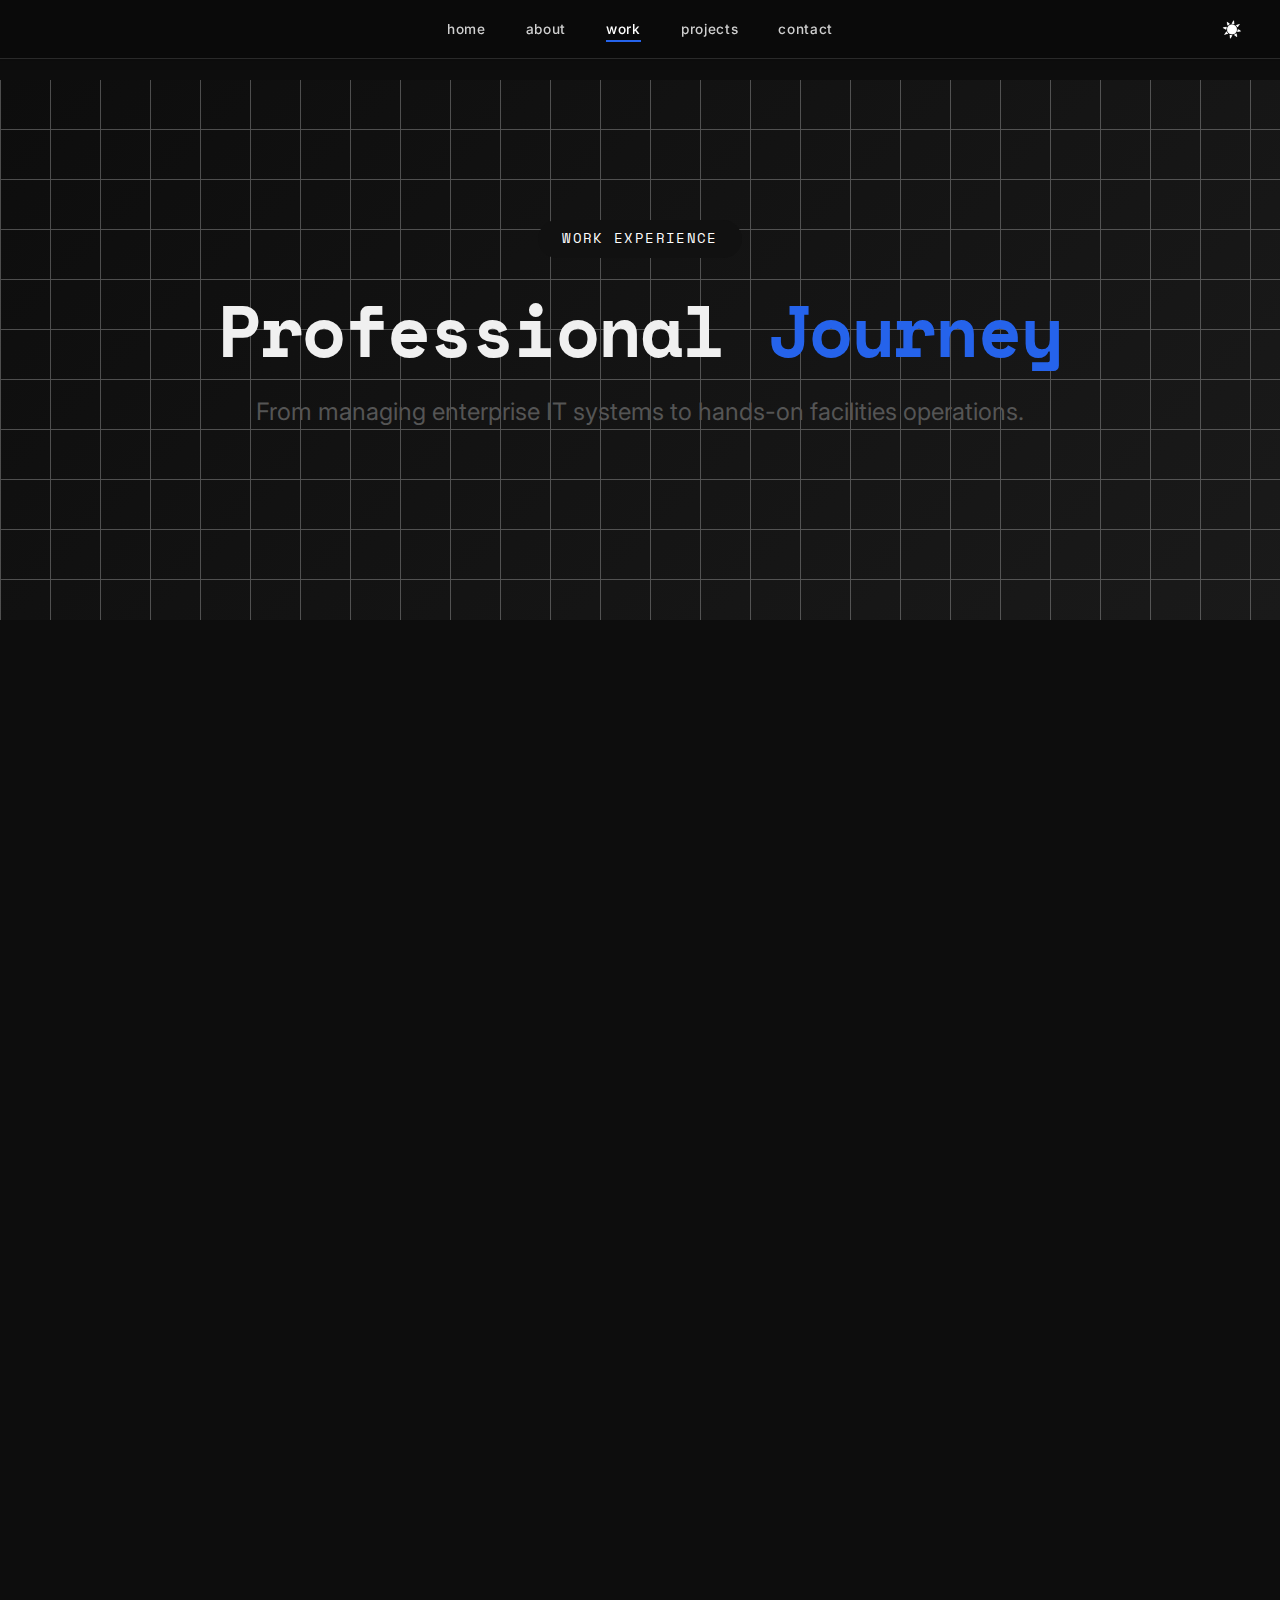
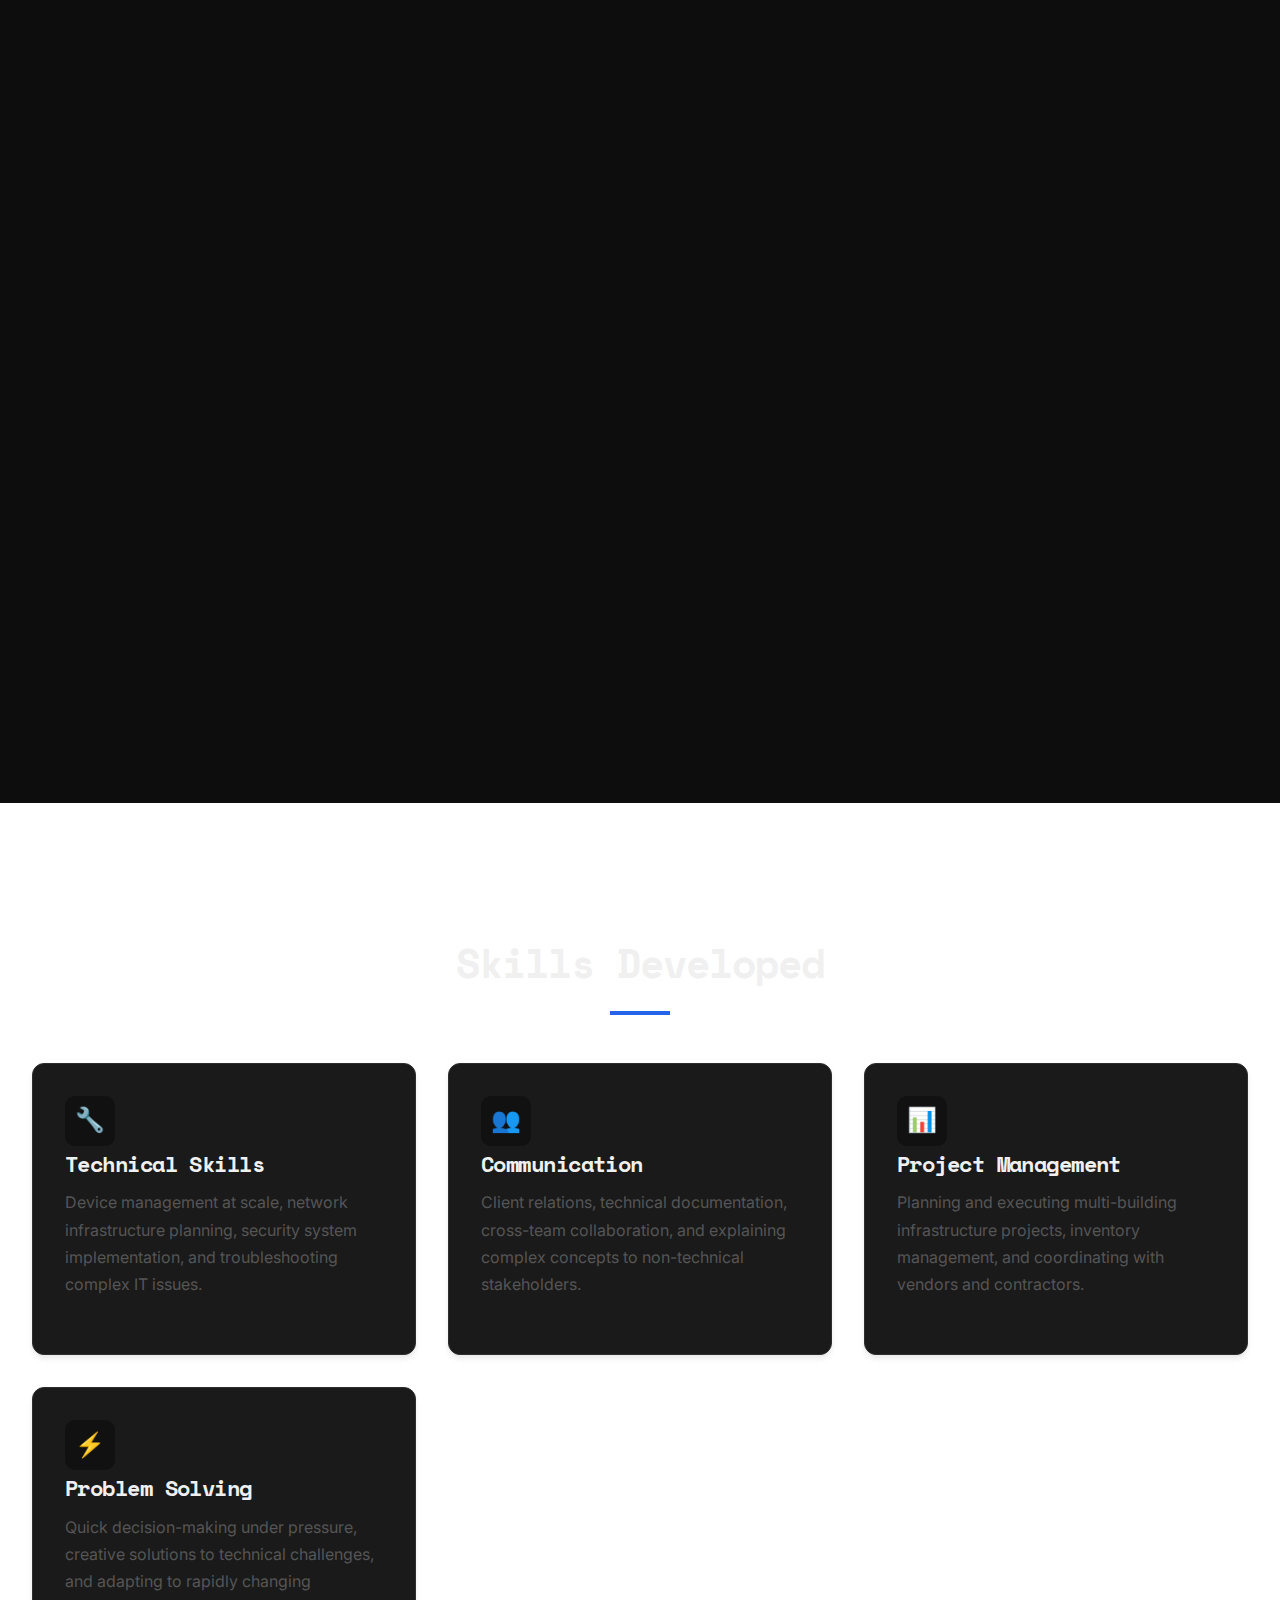
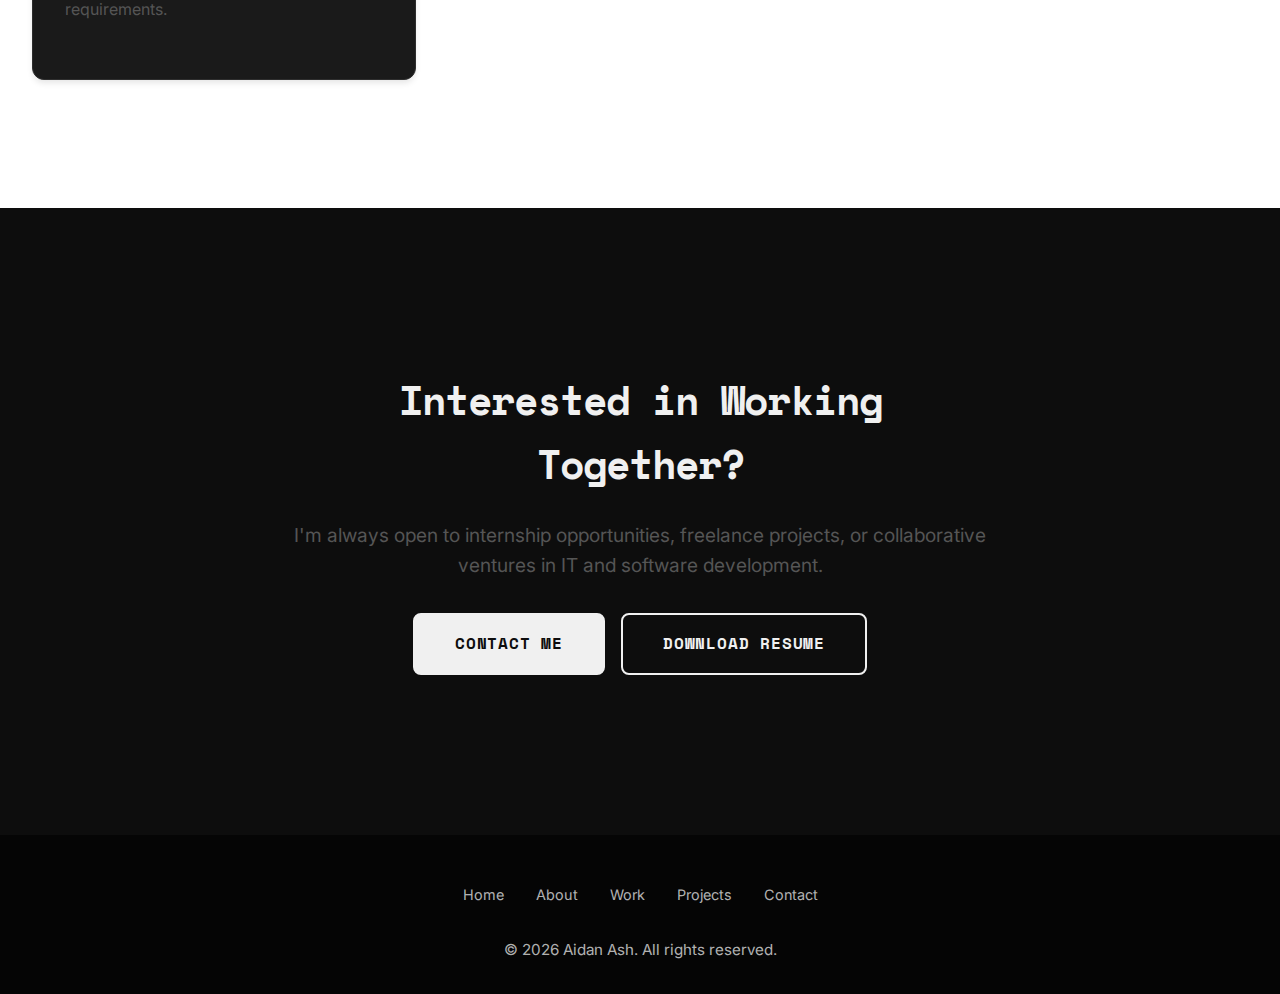
<file: work.html>
<!DOCTYPE html>
<html lang="en">
<head>
  <meta charset="UTF-8">
  <meta name="viewport" content="width=device-width, initial-scale=1.0">
  <meta name="description" content="Aidan Ash's professional work experience in IT, systems administration, and facilities management.">
  
  <title>Work Experience | Aidan Ash</title>
  
  <!-- Google Fonts -->
  <link rel="preconnect" href="https://fonts.googleapis.com">
  <link rel="preconnect" href="https://fonts.gstatic.com" crossorigin>
  <link href="https://fonts.googleapis.com/css2?family=Space+Mono:wght@400;700&family=Inter:wght@400;500;600;700&display=swap" rel="stylesheet">
  
  <!-- Stylesheet -->
  <link rel="stylesheet" href="css/style.css">
  
  <!-- Favicon -->
  <link rel="icon" type="image/png" href="assets/aidanashlogo.png">
</head>
<body>
<script>
  if (localStorage.getItem('theme') !== 'light') {
    document.body.classList.add('dark-mode');
  }
  function toggleTheme() {
    var isDark = document.body.classList.toggle('dark-mode');
    var icon = document.getElementById('theme-icon');
    if (icon) icon.textContent = isDark ? '☀️' : '🌙';
    localStorage.setItem('theme', isDark ? 'dark' : 'light');
  }
  var _accent = localStorage.getItem('accentColor');
  if (_accent) document.documentElement.style.setProperty('--color-blue', _accent);
</script>

  <!-- Navigation -->
  <nav class="navbar">
    <div class="nav-container">
      <ul class="nav-links">
        <li><a href="index.html">Home</a></li>
        <li><a href="about.html">About</a></li>
        <li><a href="work.html">Work</a></li>
        <li><a href="project.html">Projects</a></li>
        <li><a href="contact.html">Contact</a></li>
      </ul>

      <div class="social-links">
        <button id="theme-toggle" onclick="toggleTheme()" aria-label="Toggle dark mode">
          <span id="theme-icon">☀️</span>
        </button>
      </div>

      <button class="menu-toggle" aria-label="Toggle menu">
        <span></span><span></span><span></span>
      </button>
    </div>
  </nav>

  <!-- Main Content -->
  <main class="main-content">

    <!-- Work Hero -->
    <section class="hero" style="min-height: 60vh;">
      <div class="hero-content">
        <span class="hero-tag">Work Experience</span>
        <h1>Professional <span>Journey</span></h1>
        <p class="hero-subtitle">
          From managing enterprise IT systems to hands-on facilities operations.
        </p>
      </div>
    </section>

    <!-- Work Experience Section -->
    <section class="section">
      <div class="container">
        
        <!-- Arconic - Upcoming -->
        <div class="card" style="margin-bottom: 3rem;">
          <div class="card-header">
            <div class="card-icon">🏢</div>
            <div class="card-meta">Summer 2026</div>
          </div>
          <h3>Arconic Corporation</h3>
          <p class="card-subtitle">Information Technology Intern</p>
          <p style="margin-bottom: 1.5rem;">
            Upcoming internship position at a leading global supplier of aluminum rolled products and building systems. Looking forward to contributing to enterprise IT infrastructure and gaining experience in corporate technology operations.
          </p>
          <div class="tech-tags">
            <span class="tech-tag">Enterprise IT</span>
            <span class="tech-tag">Systems Administration</span>
            <span class="tech-tag">Corporate Infrastructure</span>
          </div>
        </div>

        <!-- Norwin School District -->
        <div class="card" style="margin-bottom: 3rem;">
          <div class="card-header">
            <div class="card-icon">💻</div>
            <div class="card-meta">May 2025 - August 2025</div>
          </div>
          <h3>Norwin School District</h3>
          <p class="card-subtitle">Information Technology Summer Intern | Pittsburgh, Pennsylvania</p>
          <p style="margin-bottom: 1.5rem;">
            Managed IT operations for a large educational institution, overseeing device management, network infrastructure, and hardware configuration across multiple buildings.
          </p>
          
          <h4 style="font-size: 1.1rem; margin-bottom: 1rem; color: var(--color-dark-blue);">Key Achievements</h4>
          <ul>
            <li>Managed 5000+ district devices using JAMF, Apple School Manager, Excel, and Sherpadesk ticketing system</li>
            <li>Inventoried 2000 iPads for resale, generating over $100,000 in revenue for the district</li>
            <li>Installed and configured wireless access points and punched Cat6 cable into IDF for network expansion</li>
            <li>Ran 2000+ feet of ethernet cable and maintained network hardware across 7 buildings district-wide</li>
            <li>Planned comprehensive network configuration for a building, including physical hardware setup, security protocols, and server configuration for DNS, DHCP, Office 365, and Access Control systems</li>
          </ul>

          <div class="tech-tags">
            <span class="tech-tag">JAMF</span>
            <span class="tech-tag">Apple School Manager</span>
            <span class="tech-tag">Sherpadesk</span>
            <span class="tech-tag">Excel</span>
            <span class="tech-tag">Network Administration</span>
            <span class="tech-tag">Cat6 Cabling</span>
            <span class="tech-tag">DNS/DHCP</span>
            <span class="tech-tag">Office 365</span>
          </div>
        </div>

        <!-- Carwens Boarding and Grooming -->
        <div class="card">
          <div class="card-header">
            <div class="card-icon">🏠</div>
            <div class="card-meta">May 2021 - August 2025</div>
          </div>
          <h3>Carwens Boarding and Grooming</h3>
          <p class="card-subtitle">Facilities Manager and Kennel Assistant | Pittsburgh, Pennsylvania</p>
          <p style="margin-bottom: 1.5rem;">
            Managed day-to-day operations of a multi-building pet care facility, balancing technical responsibilities with animal care and customer service.
          </p>
          
          <h4 style="font-size: 1.1rem; margin-bottom: 1rem; color: var(--color-dark-blue);">Key Responsibilities</h4>
          <ul>
            <li>Enhanced security infrastructure by installing and configuring security camera systems, achieving 90% camera coverage across multi-building campus</li>
            <li>Maintained consistent property upkeep through weekly landscaping, facility maintenance, and equipment repairs</li>
            <li>Ensured wellbeing of 150+ dogs through feeding schedules, exercise routines, and health outcome monitoring</li>
            <li>Handled client payment processing and appointment scheduling with 99% client satisfaction rating</li>
            <li>Implemented technical solutions for facility operations including camera systems, payment processing, and scheduling software</li>
          </ul>

          <div class="tech-tags">
            <span class="tech-tag">Security Systems</span>
            <span class="tech-tag">Facility Management</span>
            <span class="tech-tag">Customer Service</span>
            <span class="tech-tag">Payment Processing</span>
            <span class="tech-tag">Scheduling Software</span>
          </div>
        </div>

      </div>
    </section>

    <!-- Skills Gained -->
    <section class="section" style="background: var(--color-white); padding: 4rem 0;">
      <div class="container">
        <h2 class="section-title">Skills Developed</h2>
        
        <div class="cards-grid">
          
          <div class="card">
            <div class="card-icon">🔧</div>
            <h3>Technical Skills</h3>
            <p>
              Device management at scale, network infrastructure planning, security system implementation, and troubleshooting complex IT issues.
            </p>
          </div>

          <div class="card">
            <div class="card-icon">👥</div>
            <h3>Communication</h3>
            <p>
              Client relations, technical documentation, cross-team collaboration, and explaining complex concepts to non-technical stakeholders.
            </p>
          </div>

          <div class="card">
            <div class="card-icon">📊</div>
            <h3>Project Management</h3>
            <p>
              Planning and executing multi-building infrastructure projects, inventory management, and coordinating with vendors and contractors.
            </p>
          </div>

          <div class="card">
            <div class="card-icon">⚡</div>
            <h3>Problem Solving</h3>
            <p>
              Quick decision-making under pressure, creative solutions to technical challenges, and adapting to rapidly changing requirements.
            </p>
          </div>

        </div>
      </div>
    </section>

    <!-- Call to Action -->
    <section class="section">
      <div class="container">
        <div style="text-align: center; max-width: 700px; margin: 0 auto;">
          <h2 style="margin-bottom: 1.5rem;">Interested in Working Together?</h2>
          <p style="font-size: 1.2rem; margin-bottom: 2rem;">
            I'm always open to internship opportunities, freelance projects, or collaborative ventures in IT and software development.
          </p>
          <div style="display: flex; gap: 1rem; justify-content: center; flex-wrap: wrap;">
            <a href="contact.html" class="btn btn-primary">Contact Me</a>
            <a href="assets/Aidan_Ash_Resume.pdf" class="btn btn-secondary" download>Download Resume</a>
          </div>
        </div>
      </div>
    </section>

  </main>

  <!-- Footer -->
  <footer class="footer">
    <div class="footer-content">
      <div class="footer-links">
        <a href="index.html">Home</a>
        <a href="about.html">About</a>
        <a href="work.html">Work</a>
        <a href="project.html">Projects</a>
        <a href="contact.html">Contact</a>
      </div>
      <p>&copy; 2026 Aidan Ash. All rights reserved.</p>
    </div>
  </footer>

  <script>
    (function() {
      var isDark = document.body.classList.contains('dark-mode');
      var icon  = document.getElementById('theme-icon');
      var label = document.getElementById('theme-label');
      if (icon)  icon.textContent  = isDark ? '☀️' : '🌙';
      if (label) label.textContent = isDark ? 'Light' : 'Dark';
    })();
  </script>
  <script src="js/main.js"></script>

</body>
</html>
</file>
<file: css/style.css>
:root {
  --color-dark-blue: #111111;
  --color-navy: #111111;
  --color-blue: #2563eb;
  --color-light-blue: #3b82f6;
  --color-white: #ffffff;
  --color-off-white: #f5f5f5;
  --color-black: #111111;
  --color-gray: #555555;
  --color-light-gray: #e0e0e0;
  
  --font-display: 'Space Mono', 'Courier New', monospace;
  --font-body: 'Inter', -apple-system, BlinkMacSystemFont, 'Segoe UI', sans-serif;
  
  --shadow-sm: 0 1px 2px 0 rgba(0, 0, 0, 0.05);
  --shadow-md: 0 4px 6px -1px rgba(0, 0, 0, 0.1);
  --shadow-lg: 0 10px 15px -3px rgba(0, 0, 0, 0.1);
  --shadow-blue: 0 4px 20px rgba(37, 99, 235, 0.15);
  
  --transition: all 0.3s cubic-bezier(0.4, 0, 0.2, 1);
}

* {
  margin: 0;
  padding: 0;
  box-sizing: border-box;
}

body {
  font-family: var(--font-body);
  background-color: var(--color-white);
  color: var(--color-black);
  line-height: 1.6;
  overflow-x: hidden;
}

h1, h2, h3, h4, h5, h6 {
  font-family: var(--font-display);
  font-weight: 700;
  letter-spacing: -0.025em;
  color: var(--color-dark-blue);
}

h1 {
  font-size: 3.5rem;
  line-height: 1.1;
  margin-bottom: 1rem;
}

h2 {
  font-size: 2.5rem;
  margin-bottom: 1.5rem;
}

h3 {
  font-size: 1.5rem;
  margin-bottom: 1rem;
}

p {
  color: var(--color-gray);
  font-size: 1.1rem;
}

a {
  text-decoration: none;
  color: inherit;
  transition: var(--transition);
}

.navbar {
  position: fixed;
  top: 0;
  left: 0;
  right: 0;
  background: rgba(255, 255, 255, 0.75);
  backdrop-filter: blur(14px);
  border-bottom: 1px solid var(--color-light-gray);
  z-index: 1000;
  padding: 1rem 0;
  box-shadow: var(--shadow-sm);
}

.nav-container {
  max-width: 1400px;
  margin: 0 auto;
  padding: 0 2rem;
  display: flex;
  justify-content: center;
  align-items: center;
  position: relative;
}

.nav-logo {
  font-family: var(--font-display);
  font-size: 1.5rem;
  font-weight: 700;
  color: var(--color-dark-blue);
  letter-spacing: -0.05em;
}

.nav-links {
  display: flex;
  gap: 2.5rem;
  list-style: none;
  align-items: center;
}

.nav-links a {
  color: var(--color-gray);
  font-weight: 500;
  position: relative;
  text-transform: lowercase;
  letter-spacing: 0.05em;
  font-size: 0.85rem;
}

.nav-links a::after {
  content: '';
  position: absolute;
  bottom: -5px;
  left: 0;
  width: 0;
  height: 2px;
  background: var(--color-blue);
  transition: width 0.3s ease;
}

.nav-links a:hover {
  color: var(--color-blue);
}

.nav-links a:hover::after,
.nav-links a.active::after {
  width: 100%;
}

.nav-links a.active {
  color: var(--color-dark-blue);
}

.social-links {
  display: flex;
  gap: 0.5rem;
  align-items: center;
  position: absolute;
  right: 2rem;
}

.social-links a {
  display: flex;
  align-items: center;
  justify-content: center;
  color: var(--color-dark-blue);
  transition: color 0.2s;
  padding: 4px;
}

.social-links a:hover {
  color: var(--color-blue);
  transform: none;
  box-shadow: none;
  background: none;
}

.menu-toggle {
  display: none;
  flex-direction: column;
  gap: 5px;
  cursor: pointer;
  background: none;
  border: none;
  padding: 0.5rem;
}

.menu-toggle span {
  display: block;
  width: 25px;
  height: 2px;
  background: var(--color-dark-blue);
  transition: var(--transition);
}

.main-content {
  margin-top: 80px;
  min-height: calc(100vh - 80px);
}

.container {
  max-width: 1400px;
  margin: 0 auto;
  padding: 4rem 2rem;
}

.section {
  margin-bottom: 6rem;
}

.section-title {
  text-align: center;
  margin-bottom: 3rem;
  position: relative;
}

.section-title::after {
  content: '';
  display: block;
  width: 60px;
  height: 4px;
  background: var(--color-blue);
  margin: 1rem auto 0;
}

.hero {
  min-height: calc(100vh - 80px);
  display: flex;
  align-items: center;
  justify-content: center;
  text-align: center;
  background: linear-gradient(135deg, var(--color-off-white) 0%, var(--color-white) 100%);
  position: relative;
  overflow: hidden;
}

.hero::before {
  content: '';
  position: absolute;
  top: 0;
  left: 0;
  right: 0;
  bottom: 0;
  background: 
    linear-gradient(90deg, var(--color-light-gray) 1px, transparent 1px),
    linear-gradient(0deg, var(--color-light-gray) 1px, transparent 1px);
  background-size: 50px 50px;
  opacity: 0.3;
  z-index: 0;
}

.hero-content {
  position: relative;
  z-index: 1;
  max-width: 900px;
}

.hero-tag {
  display: inline-block;
  padding: 0.5rem 1.5rem;
  background: var(--color-dark-blue);
  color: var(--color-white);
  border-radius: 50px;
  font-family: var(--font-display);
  font-size: 0.85rem;
  letter-spacing: 0.1em;
  text-transform: uppercase;
  margin-bottom: 2rem;
  animation: fadeInUp 0.6s ease;
}

.hero h1 {
  font-size: 4.5rem;
  margin-bottom: 1.5rem;
  animation: fadeInUp 0.6s ease 0.1s backwards;
}

.hero h1 span {
  color: var(--color-blue);
}

.hero-subtitle {
  font-size: 1.5rem;
  color: var(--color-gray);
  margin-bottom: 3rem;
  font-family: var(--font-body);
  font-weight: 400;
  animation: fadeInUp 0.6s ease 0.2s backwards;
}

.hero-buttons {
  display: flex;
  gap: 1.5rem;
  justify-content: center;
  animation: fadeInUp 0.6s ease 0.3s backwards;
}

.btn {
  display: inline-block;
  padding: 1rem 2.5rem;
  font-weight: 600;
  border-radius: 8px;
  transition: var(--transition);
  cursor: pointer;
  border: 2px solid transparent;
  font-size: 1rem;
  text-transform: uppercase;
  letter-spacing: 0.05em;
  font-family: var(--font-display);
}

.btn-primary {
  background: var(--color-dark-blue);
  color: var(--color-white);
  border-color: var(--color-dark-blue);
}

.btn-primary:hover {
  background: var(--color-blue);
  border-color: var(--color-blue);
  transform: translateY(-2px);
  box-shadow: var(--shadow-blue);
}

.btn-secondary {
  background: transparent;
  color: var(--color-dark-blue);
  border-color: var(--color-dark-blue);
}

.btn-secondary:hover {
  background: var(--color-dark-blue);
  color: var(--color-white);
  transform: translateY(-2px);
  box-shadow: var(--shadow-md);
}

.cards-grid {
  display: grid;
  grid-template-columns: repeat(auto-fit, minmax(350px, 1fr));
  gap: 2rem;
}

.card {
  background: var(--color-white);
  border-radius: 12px;
  padding: 2rem;
  box-shadow: var(--shadow-md);
  transition: var(--transition);
  border: 1px solid var(--color-light-gray);
  position: relative;
  overflow: hidden;
}

.card::before {
  content: '';
  position: absolute;
  top: 0;
  left: 0;
  width: 100%;
  height: 4px;
  background: linear-gradient(90deg, var(--color-blue), var(--color-navy));
  transform: scaleX(0);
  transform-origin: left;
  transition: transform 0.3s ease;
}

.card:hover {
  transform: translateY(-5px);
  box-shadow: var(--shadow-blue);
  border-color: var(--color-blue);
}

.project-row .card { border-color: var(--color-blue); }

.card:hover::before {
  transform: scaleX(1);
}

.card-image {
  width: 100%;
  height: 200px;
  object-fit: cover;
  border-radius: 8px;
  margin-bottom: 1.5rem;
  background: var(--color-light-gray);
}

.card-header {
  display: flex;
  align-items: flex-start;
  justify-content: space-between;
  margin-bottom: 1rem;
}

.card-icon {
  width: 50px;
  height: 50px;
  background: var(--color-dark-blue);
  border-radius: 10px;
  display: flex;
  align-items: center;
  justify-content: center;
  color: var(--color-white);
  font-size: 1.5rem;
  flex-shrink: 0;
}

.card-meta {
  font-size: 0.85rem;
  color: var(--color-gray);
  font-family: var(--font-display);
  text-align: right;
}

.card h3 {
  color: var(--color-dark-blue);
  margin-bottom: 0.5rem;
  font-size: 1.4rem;
}

.card-subtitle {
  color: var(--color-blue);
  font-weight: 600;
  font-size: 0.95rem;
  margin-bottom: 1rem;
  font-family: var(--font-display);
}

.card p {
  font-size: 1rem;
  line-height: 1.7;
  margin-bottom: 1.5rem;
}

.card ul {
  list-style: none;
  margin-bottom: 1.5rem;
}

.card ul li {
  padding-left: 1.5rem;
  margin-bottom: 0.5rem;
  position: relative;
  color: var(--color-gray);
  font-size: 0.95rem;
}

.card ul li::before {
  content: '▸';
  position: absolute;
  left: 0;
  color: var(--color-blue);
  font-weight: bold;
}

.tech-tags {
  display: flex;
  flex-wrap: wrap;
  gap: 0.5rem;
  margin-top: 1rem;
}

.tech-tag {
  padding: 0.4rem 1rem;
  background: var(--color-off-white);
  color: var(--color-dark-blue);
  border-radius: 20px;
  font-size: 0.8rem;
  font-weight: 600;
  border: 1px solid var(--color-light-gray);
  font-family: var(--font-display);
  transition: var(--transition);
}

.tech-tag:hover {
  background: var(--color-dark-blue);
  color: var(--color-white);
  border-color: var(--color-dark-blue);
}

.skills-grid {
  display: grid;
  grid-template-columns: repeat(auto-fit, minmax(300px, 1fr));
  gap: 2rem;
}

.skill-category {
  background: var(--color-white);
  padding: 2rem;
  border-radius: 12px;
  box-shadow: var(--shadow-md);
  border-left: 4px solid var(--color-blue);
}

.skill-category h3 {
  margin-bottom: 1.5rem;
  color: var(--color-dark-blue);
  display: flex;
  align-items: center;
  gap: 0.5rem;
}

.skill-category h3::before {
  content: '//';
  color: var(--color-blue);
  font-family: var(--font-display);
}

.skill-items {
  display: flex;
  flex-wrap: wrap;
  gap: 0.75rem;
}

.skill-item {
  padding: 0.6rem 1.2rem;
  background: var(--color-off-white);
  border-radius: 8px;
  font-family: var(--font-display);
  font-size: 0.9rem;
  font-weight: 600;
  color: var(--color-dark-blue);
  border: 1px solid var(--color-light-gray);
  transition: var(--transition);
}

.skill-item:hover {
  background: var(--color-dark-blue);
  color: var(--color-white);
  transform: translateY(-2px);
}

.contact-form {
  max-width: 700px;
  margin: 0 auto;
  background: var(--color-white);
  padding: 3rem;
  border-radius: 12px;
  box-shadow: var(--shadow-lg);
  border: 1px solid var(--color-light-gray);
}

.form-group {
  margin-bottom: 2rem;
}

.form-group label {
  display: block;
  margin-bottom: 0.5rem;
  font-weight: 600;
  color: var(--color-dark-blue);
  font-family: var(--font-display);
  text-transform: uppercase;
  font-size: 0.85rem;
  letter-spacing: 0.05em;
}

.form-group input,
.form-group textarea {
  width: 100%;
  padding: 1rem;
  border: 2px solid var(--color-light-gray);
  border-radius: 8px;
  font-family: var(--font-body);
  font-size: 1rem;
  transition: var(--transition);
  background: var(--color-off-white);
}

.form-group input:focus,
.form-group textarea:focus {
  outline: none;
  border-color: var(--color-blue);
  background: var(--color-white);
  box-shadow: 0 0 0 3px rgba(37, 99, 235, 0.1);
}

.form-group textarea {
  resize: vertical;
  min-height: 150px;
}

.contact-info {
  display: grid;
  grid-template-columns: repeat(auto-fit, minmax(250px, 1fr));
  gap: 2rem;
  margin-bottom: 4rem;
}

.contact-card {
  background: var(--color-white);
  padding: 2rem;
  border-radius: 12px;
  box-shadow: var(--shadow-md);
  text-align: center;
  border: 1px solid var(--color-light-gray);
  transition: var(--transition);
}

.contact-card:hover {
  transform: translateY(-5px);
  box-shadow: var(--shadow-blue);
}

.contact-icon {
  width: 60px;
  height: 60px;
  background: var(--color-dark-blue);
  color: var(--color-white);
  border-radius: 50%;
  display: flex;
  align-items: center;
  justify-content: center;
  margin: 0 auto 1rem;
  font-size: 1.5rem;
}

.contact-card h3 {
  font-size: 1.1rem;
  margin-bottom: 0.5rem;
}

.contact-card p {
  font-size: 0.95rem;
}

.contact-card a {
  color: var(--color-blue);
  word-break: break-all;
}

.contact-card a:hover {
  text-decoration: underline;
}

.footer {
  background: var(--color-dark-blue);
  color: var(--color-white);
  padding: 3rem 0 2rem;
  margin-top: 6rem;
}

.footer-content {
  max-width: 1400px;
  margin: 0 auto;
  padding: 0 2rem;
  text-align: center;
}

.footer p {
  color: rgba(255, 255, 255, 0.7);
  font-size: 0.95rem;
}

.footer-links {
  display: flex;
  justify-content: center;
  gap: 2rem;
  margin-bottom: 2rem;
}

.footer-links a {
  color: rgba(255, 255, 255, 0.7);
  font-size: 0.9rem;
  transition: var(--transition);
}

.footer-links a:hover {
  color: var(--color-white);
}

@keyframes fadeInUp {
  from {
    opacity: 0;
    transform: translateY(30px);
  }
  to {
    opacity: 1;
    transform: translateY(0);
  }
}

.fade-in {
  opacity: 0;
  animation: fadeInUp 0.6s ease forwards;
}

@media (max-width: 768px) {
  .nav-links,
  .social-links {
    display: none;
  }
  
  .nav-links.active {
    display: flex;
    flex-direction: column;
    position: absolute;
    top: 100%;
    left: 0;
    right: 0;
    background: rgba(255, 255, 255, 0.98);
    padding: 2rem;
    box-shadow: var(--shadow-lg);
    gap: 1rem;
  }
  
  .menu-toggle {
    display: flex;
  }
  
  h1 {
    font-size: 2.5rem;
  }
  
  .hero h1 {
    font-size: 3rem;
  }
  
  h2 {
    font-size: 2rem;
  }
  
  .hero-subtitle {
    font-size: 1.2rem;
  }
  
  .hero-buttons {
    flex-direction: column;
    gap: 1rem;
  }
  
  .cards-grid,
  .skills-grid {
    grid-template-columns: 1fr;
  }
  
  .container {
    padding: 2rem 1rem;
  }
  
  .contact-form {
    padding: 2rem;
  }
}

@media (max-width: 480px) {
  h1 {
    font-size: 2rem;
  }
  
  .hero h1 {
    font-size: 2.2rem;
  }
  
  .btn {
    padding: 0.8rem 1.5rem;
    font-size: 0.9rem;
  }
}

@media print {
  .navbar,
  .footer,
  .hero-buttons {
    display: none;
  }

  .main-content {
    margin-top: 0;
  }
}

/* ── Theme Toggle Button ─────────────────────── */
#theme-toggle {
  background: none;
  border: none;
  cursor: pointer;
  padding: 4px 6px;
  display: flex;
  align-items: center;
  font-size: 1rem;
  font-family: inherit;
  color: inherit;
  line-height: 1;
  transition: opacity 0.2s;
}
#theme-toggle:hover { opacity: 0.7; }
#theme-icon { filter: brightness(0); }
body.dark-mode #theme-icon { filter: brightness(0) invert(1); }

/* ── Accent Color Swatches ───────────────────── */
.accent-swatch {
  width: 22px; height: 22px; border-radius: 50%;
  border: 2px solid transparent; cursor: pointer;
  transition: transform 0.15s, border-color 0.15s;
  outline: none; padding: 0;
}
.accent-swatch:hover { transform: scale(1.2); }
.accent-swatch.active { border-color: #111 !important; box-shadow: 0 0 0 1px #fff inset; }
body.dark-mode .accent-swatch.active { border-color: #fff !important; }

/* ── Resume Link ─────────────────────────────── */
.social-links .resume-link {
  width: auto;
  height: auto;
  border-radius: 4px;
  background: transparent;
  border: 1px solid currentColor;
  display: flex;
  align-items: center;
  gap: 4px;
  font-size: 0.72rem;
  white-space: nowrap;
  padding: 3px 8px;
  text-decoration: none;
  color: inherit;
  transition: color 0.2s;
}
.social-links .resume-link:hover {
  color: var(--color-blue);
  background: none;
  transform: none;
  box-shadow: none;
}

/* ── Dark Mode ──────────────────────────────── */
body.dark-mode {
  background: #0d0d0d;
  color: #f0f0f0;
}
body.dark-mode .navbar {
  background: rgba(10, 10, 10, 0.75);
  border-bottom-color: #2a2a2a;
}
body.dark-mode .gh-chart-wrap {
  border-color: #2e2e2e !important;
}
body.dark-mode .nav-links a {
  color: #d0d0d0;
}
body.dark-mode .nav-links a.active {
  color: #ffffff;
}
body.dark-mode .social-links a {
  color: #d0d0d0;
}
body.dark-mode .social-links a:hover {
  color: #2563eb;
  background: none;
}
body.dark-mode .nav-links.active {
  background: rgba(10, 10, 10, 0.98);
}
body.dark-mode .hero {
  background: linear-gradient(135deg, #0d0d0d 0%, #1a1a1a 100%);
}
body.dark-mode h1,
body.dark-mode h2,
body.dark-mode h3 {
  color: #f0f0f0;
}
body.dark-mode .section {
  background: #0d0d0d;
}
body.dark-mode .card {
  background: #1a1a1a;
  border-color: #2e2e2e;
}
body.dark-mode .card h3 {
  color: #f0f0f0;
}
body.dark-mode .btn-primary {
  background: #f0f0f0;
  color: #0d0d0d;
  border-color: #f0f0f0;
}
body.dark-mode .btn-primary:hover {
  background: #2563eb;
  border-color: #2563eb;
  color: #ffffff;
}
body.dark-mode .btn-secondary {
  color: #f0f0f0;
  border-color: #f0f0f0;
}
body.dark-mode .btn-secondary:hover {
  background: #f0f0f0;
  color: #0d0d0d;
}
body.dark-mode .skill-category {
  background: #1a1a1a;
}
body.dark-mode .skill-item {
  background: #0d0d0d;
  border-color: #2e2e2e;
  color: #f0f0f0;
}
body.dark-mode .tech-tag {
  background: #0d0d0d;
  border-color: #2e2e2e;
  color: #f0f0f0;
}
body.dark-mode .contact-form {
  background: #1a1a1a;
  border-color: #2e2e2e;
}
body.dark-mode .form-group input,
body.dark-mode .form-group textarea {
  background: #0d0d0d;
  border-color: #2e2e2e;
  color: #f0f0f0;
}
body.dark-mode .contact-card {
  background: #1a1a1a;
  border-color: #2e2e2e;
}
body.dark-mode .footer {
  background: #050505;
}
body.dark-mode .menu-toggle span {
  background: #f0f0f0;
}
/* index.html slider / entry specific */
body.dark-mode .slider-card {
  background: #1a1a1a;
  border-color: #2e2e2e;
  box-shadow: 0 2px 12px rgba(0, 0, 0, 0.4);
}
body.dark-mode .entry-divider { border-bottom-color: #2e2e2e; }
body.dark-mode .logo-box { background: #0d0d0d !important; border-color: #2e2e2e !important; }
body.dark-mode .entry-meta { color: #888888 !important; }
body.dark-mode .entry-sub  { color: #aaaaaa !important; }
body.dark-mode .entry-bullets { color: #aaaaaa; }
body.dark-mode .divider { border-color: #2e2e2e; }
body.dark-mode .info-left p { color: #aaaaaa; }
body.dark-mode .skill-card { background: #1a1a1a; border-color: #2e2e2e; color: #f0f0f0; }
body.dark-mode .skill-card .skill-label { color: #888888; }
body.dark-mode .profile-socials a { color: #aaaaaa; }
body.dark-mode .profile-socials a:hover { color: #2563eb; }
body.dark-mode .photo-carousel { border-color: #2e2e2e; }
body.dark-mode .carousel-dot { background: #444; }
body.dark-mode .carousel-dot.active { background: #2563eb; }
</file>
